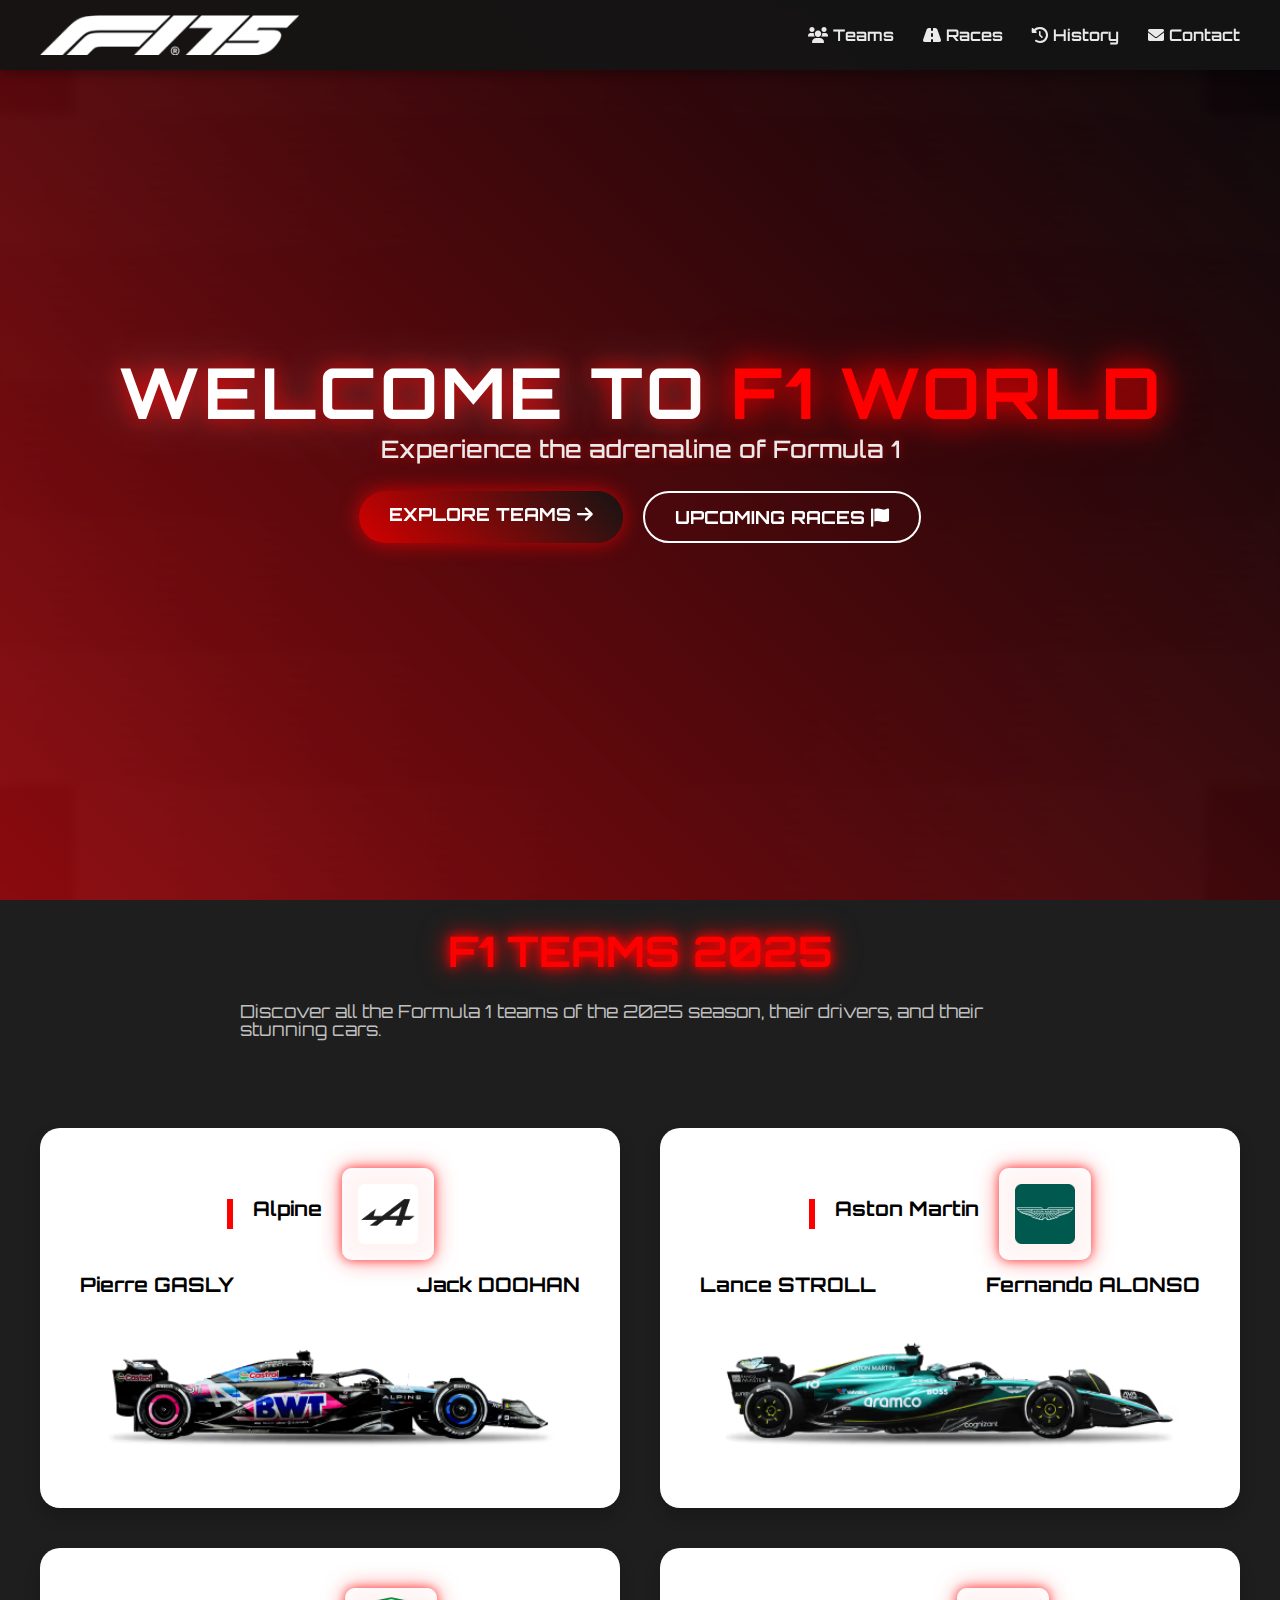
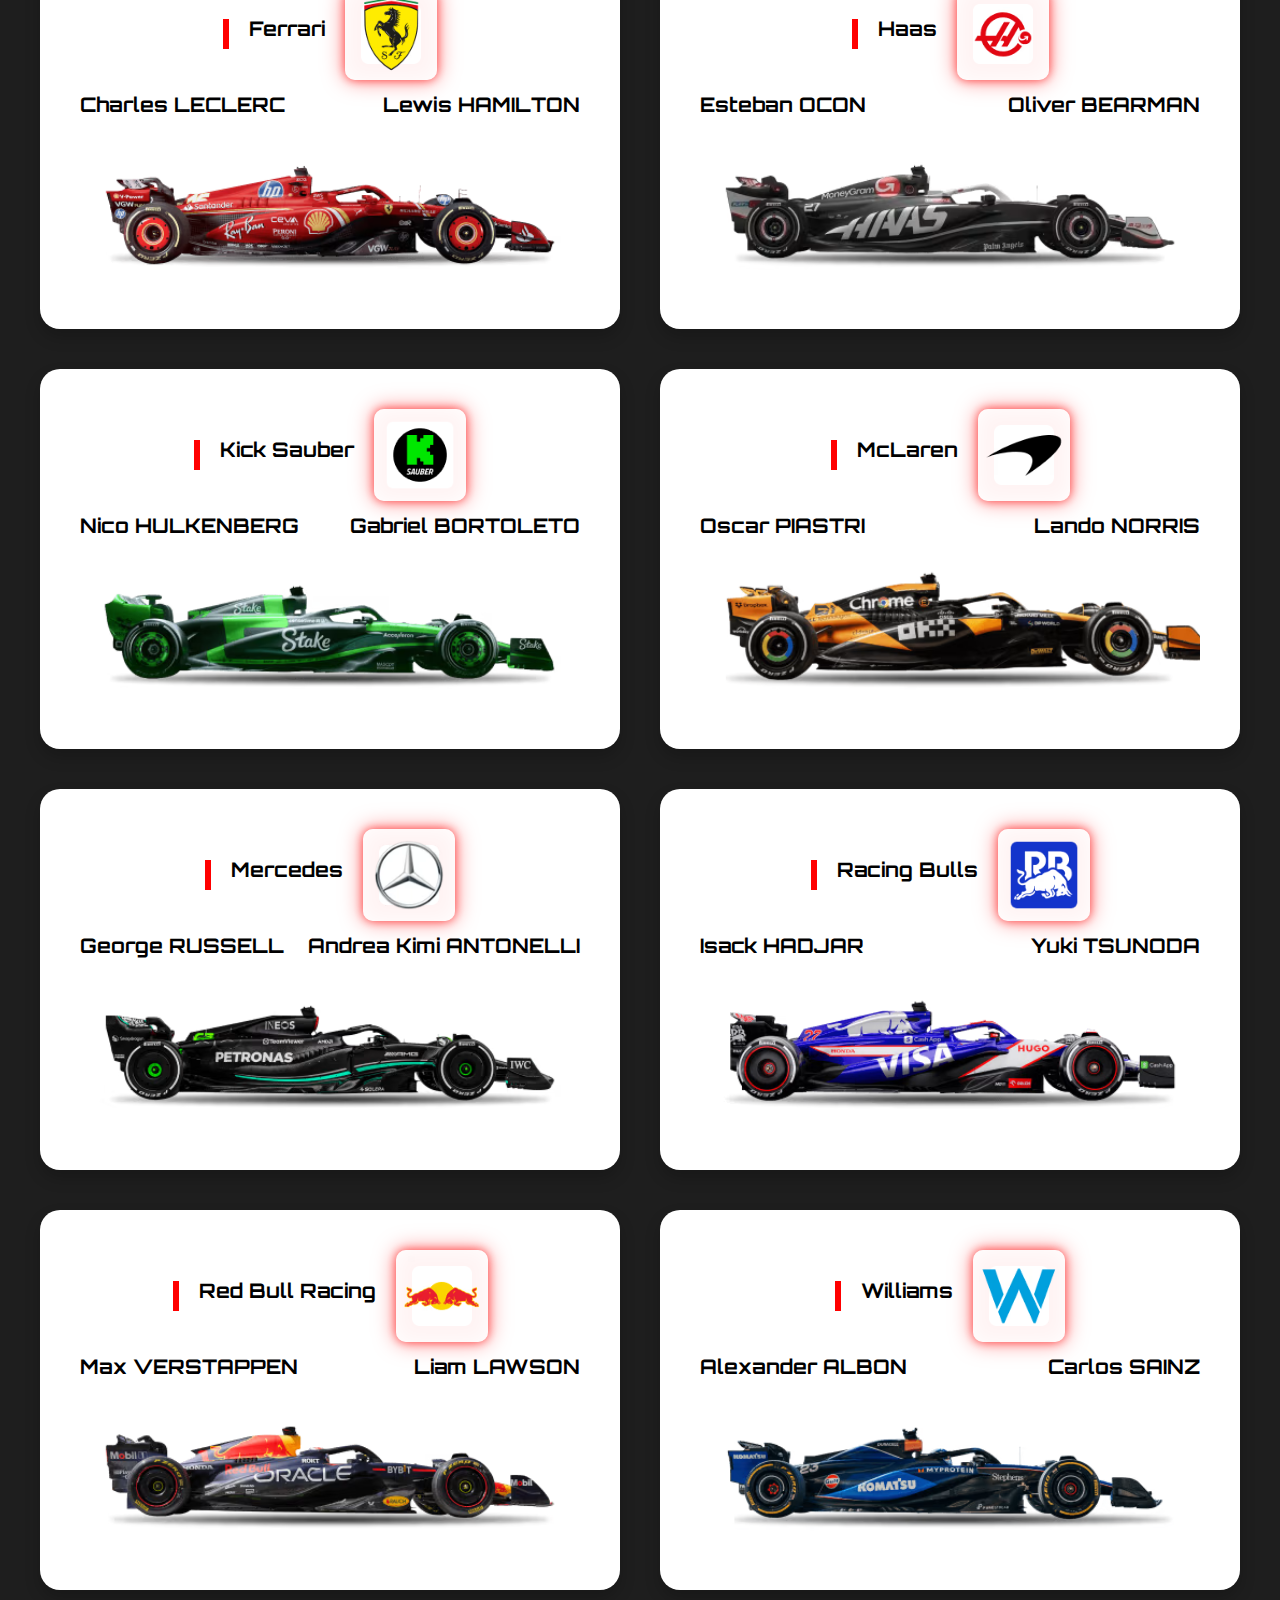
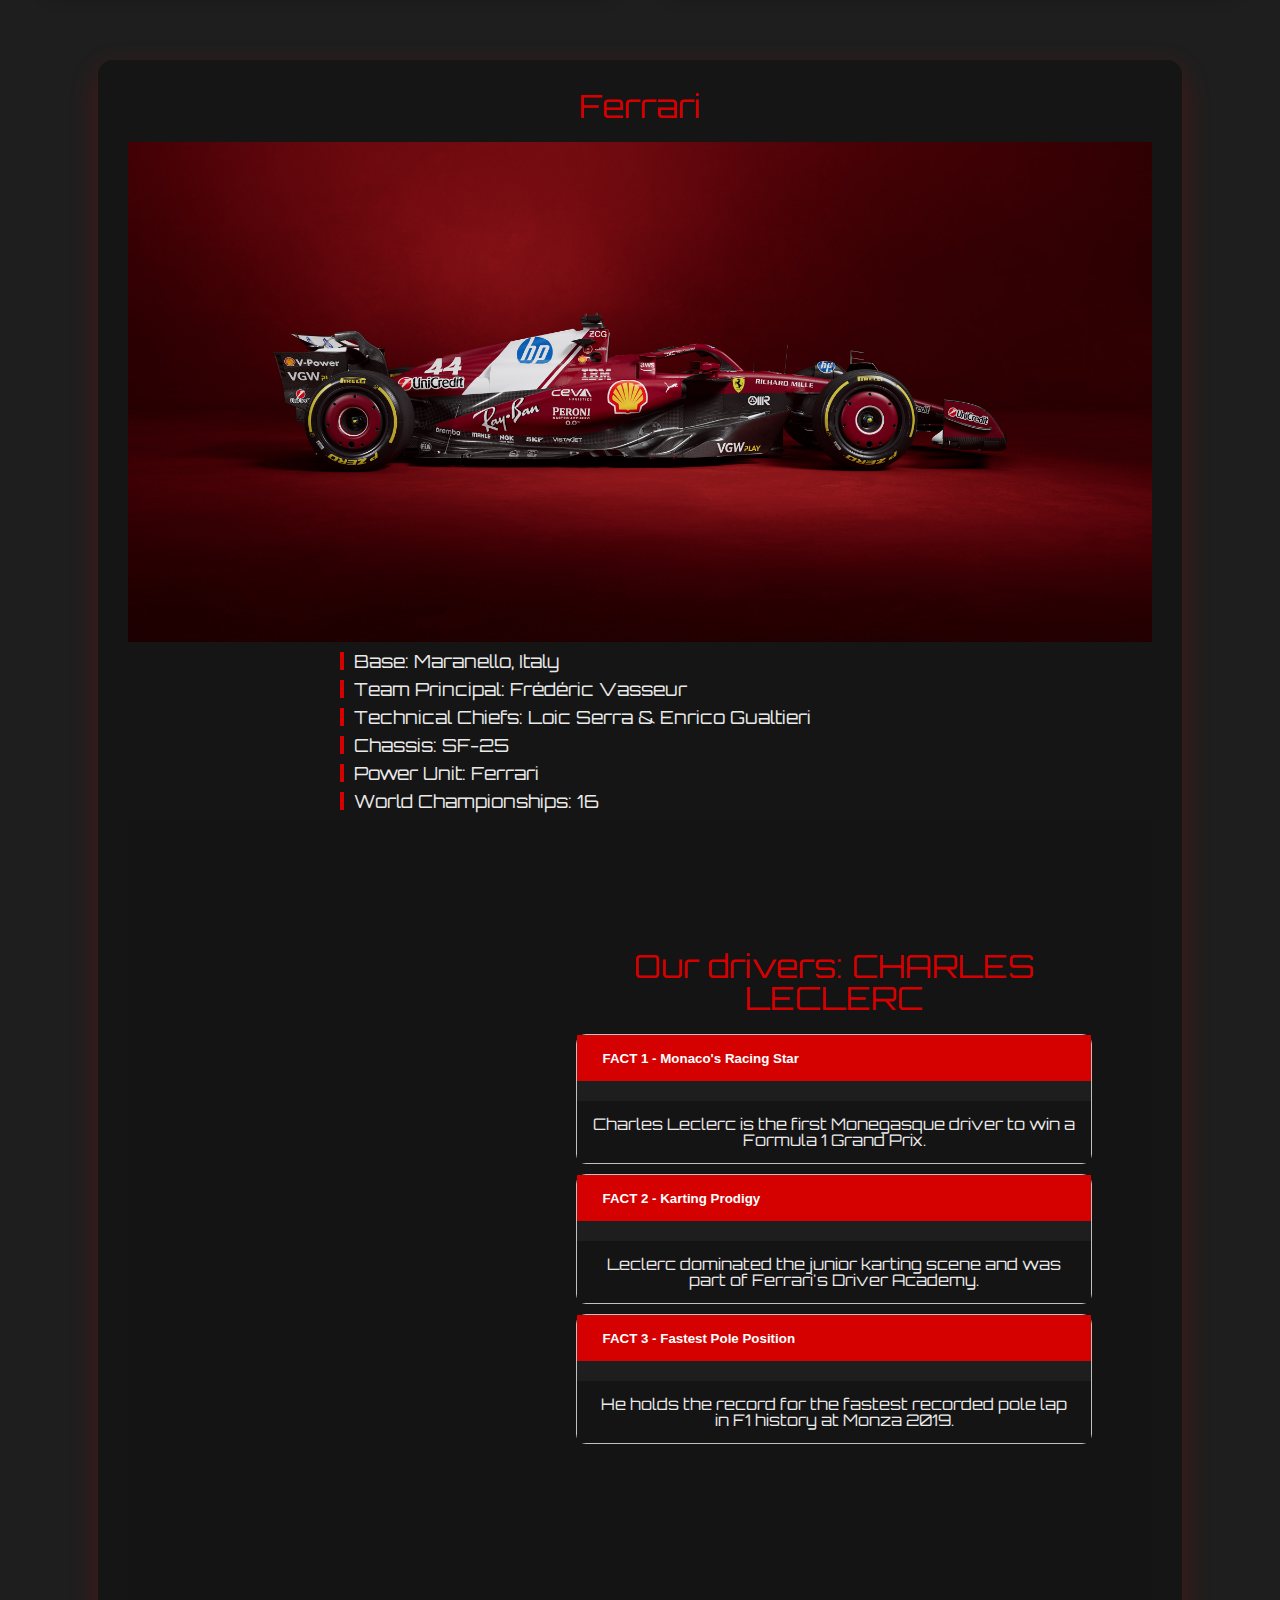
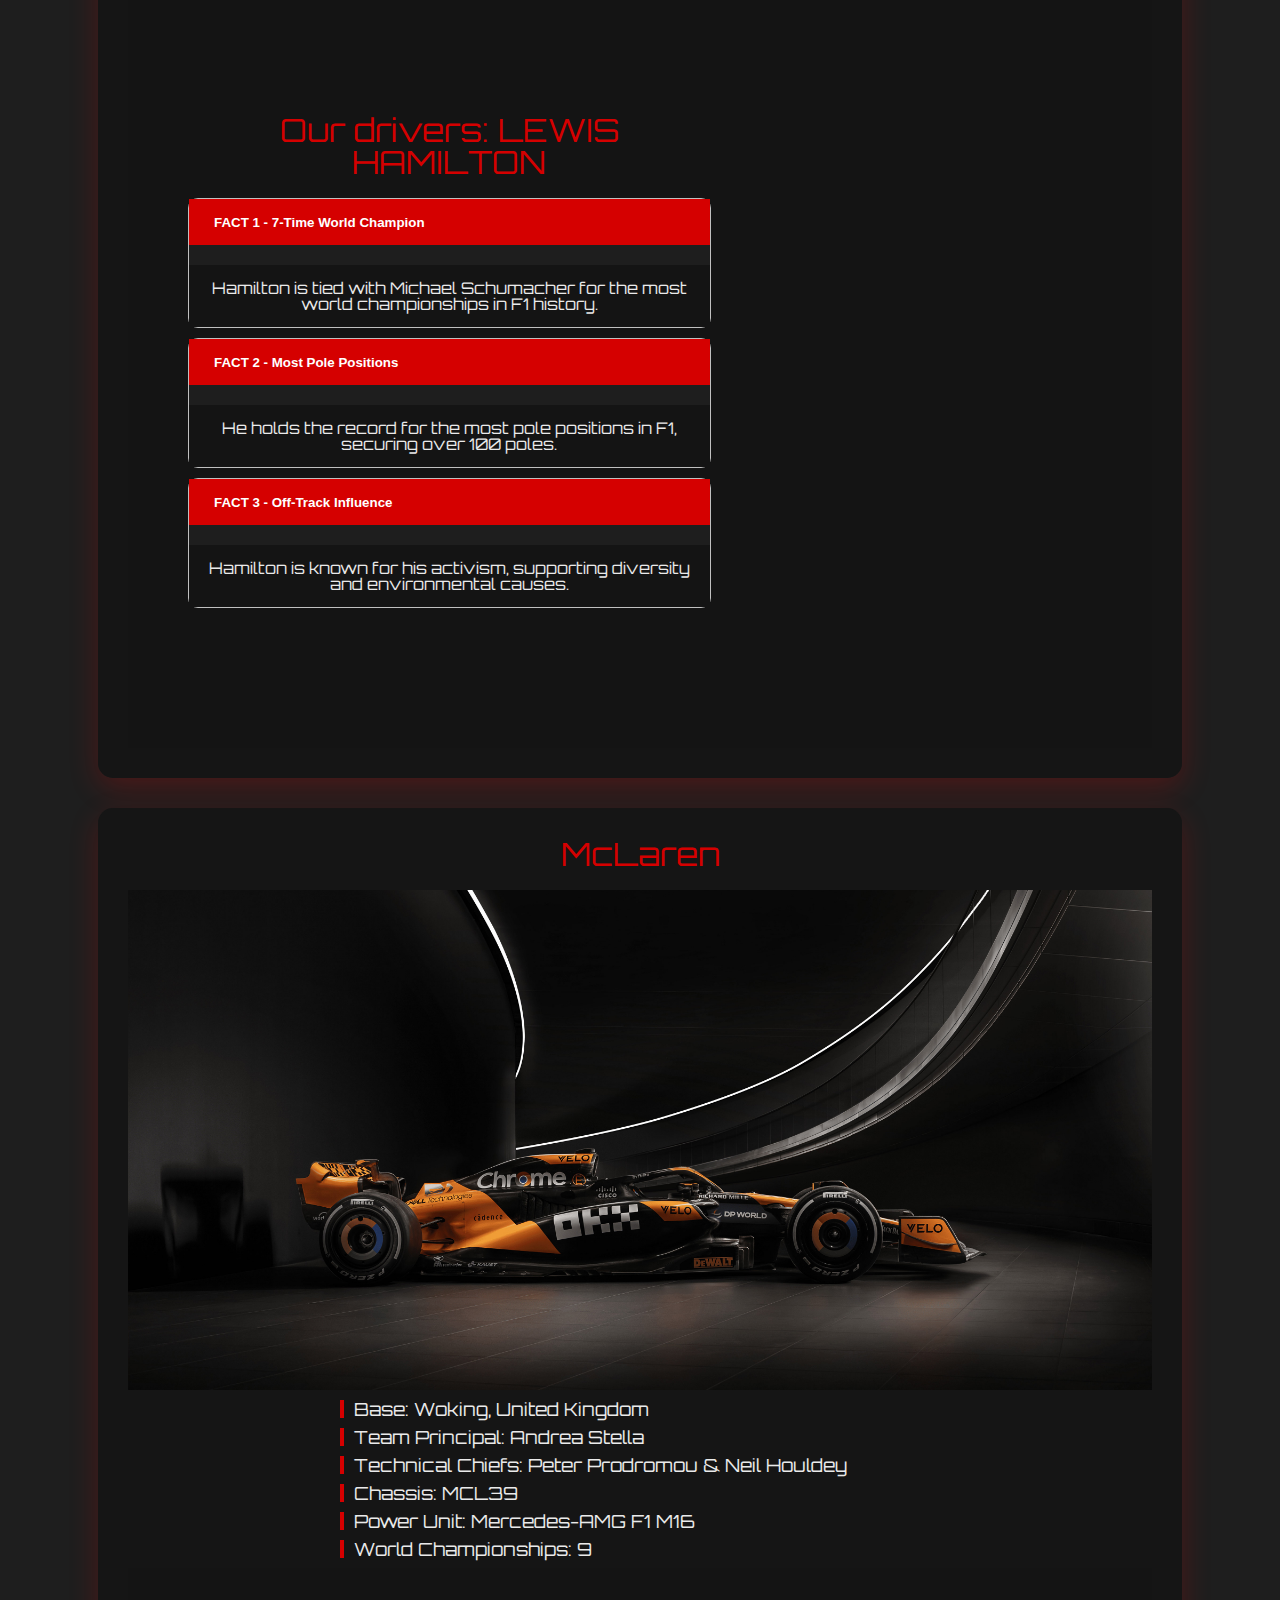
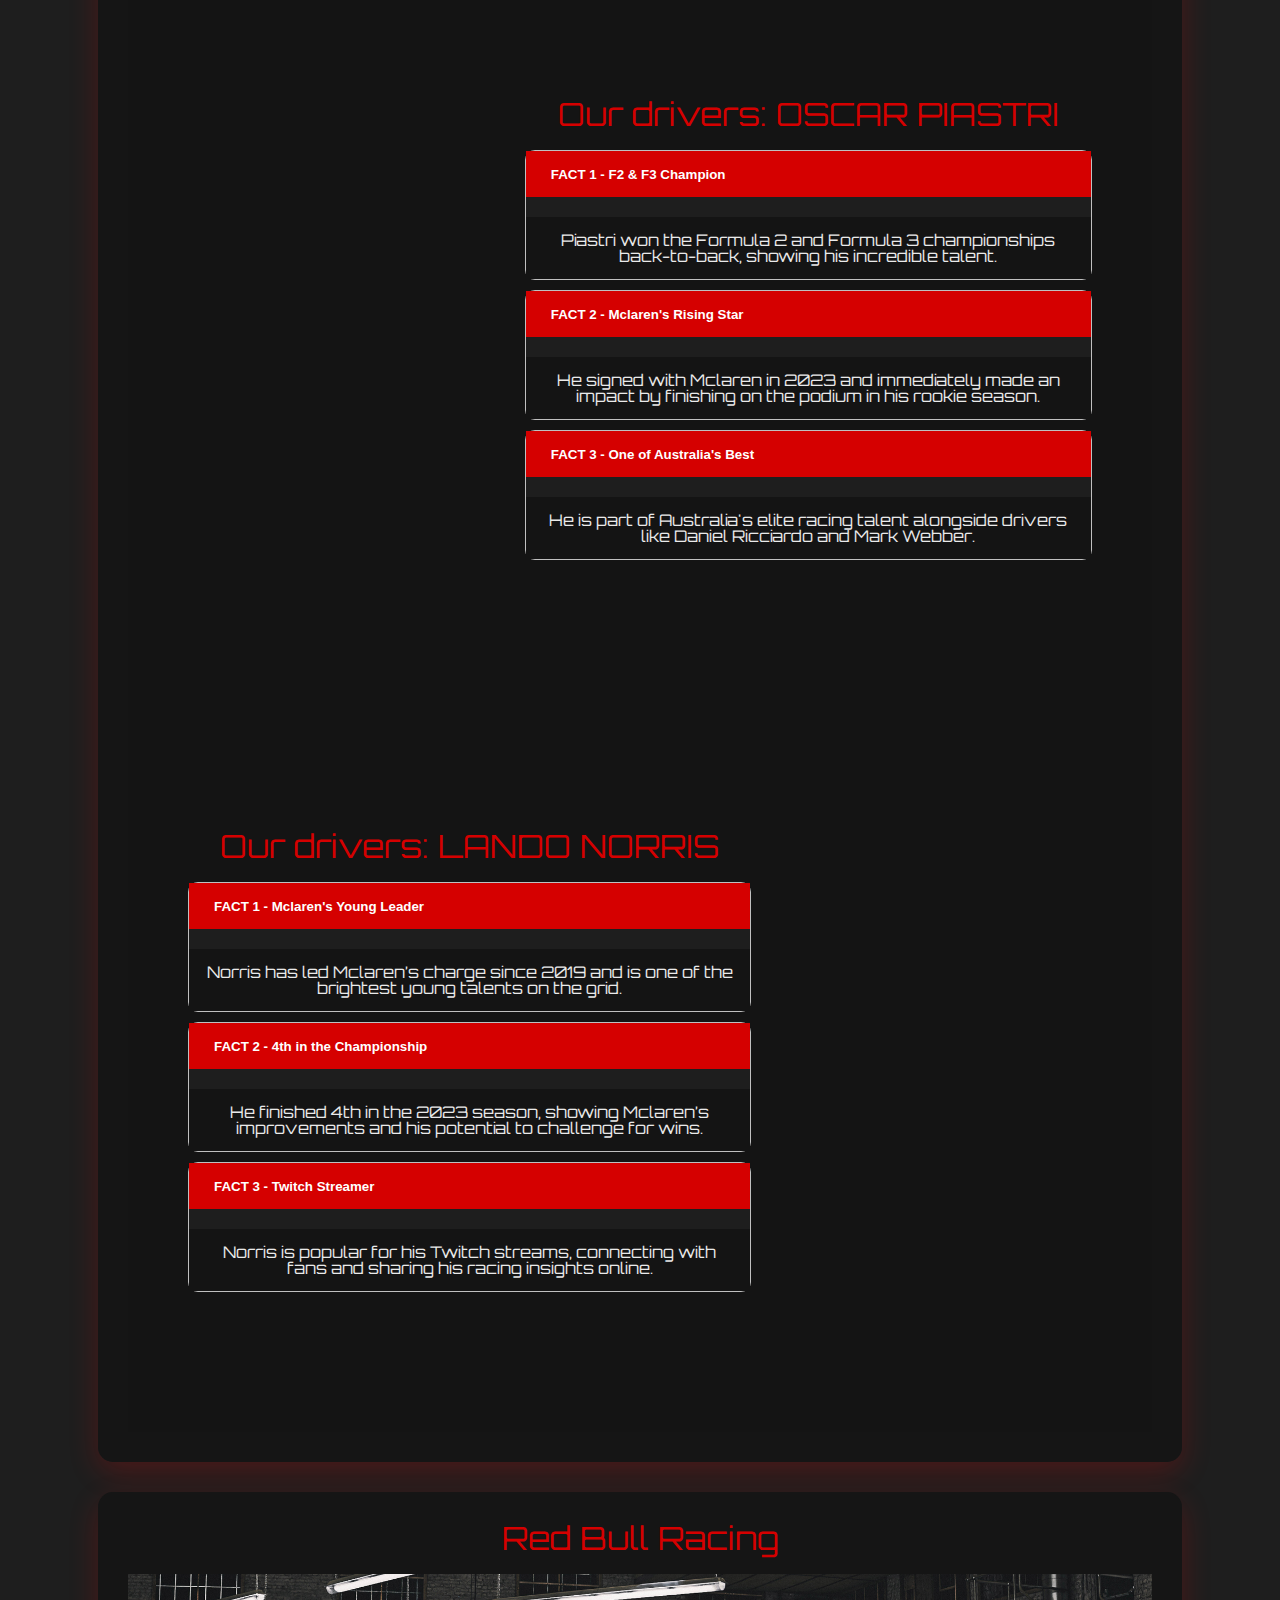
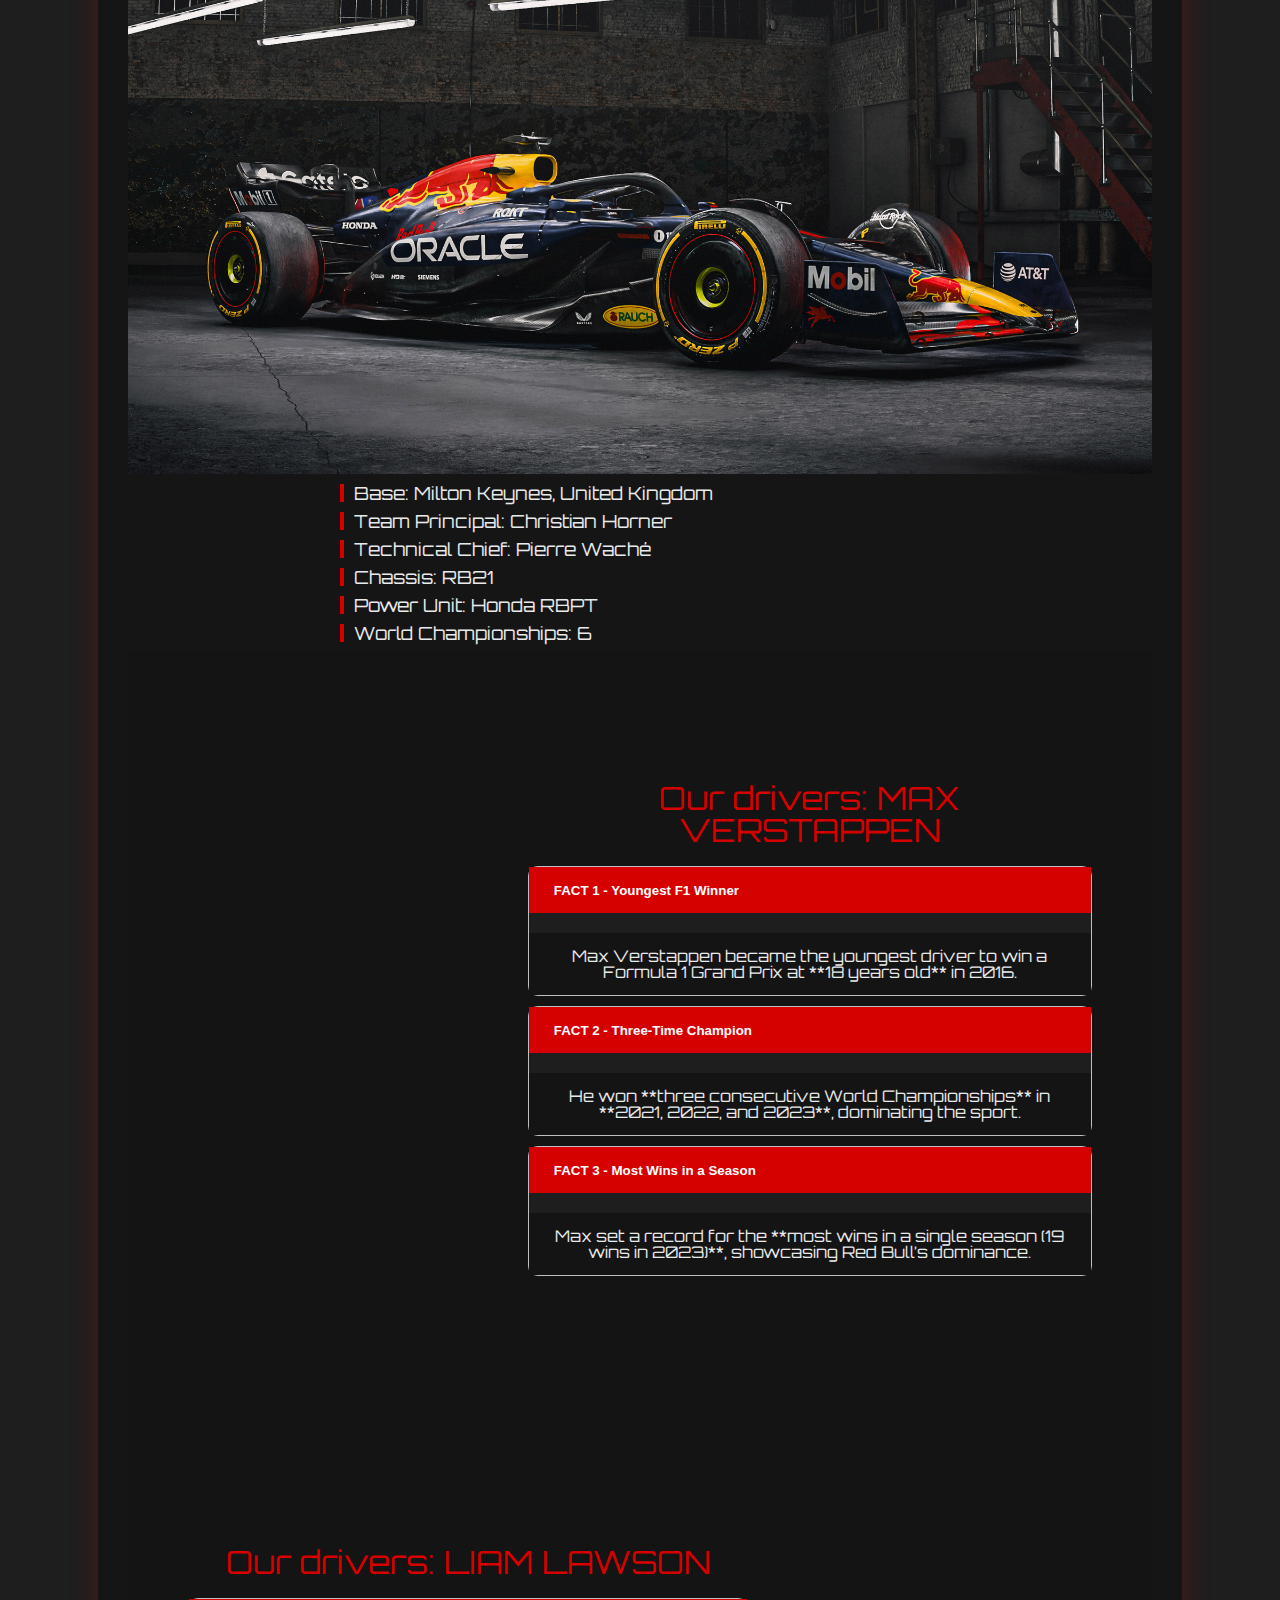
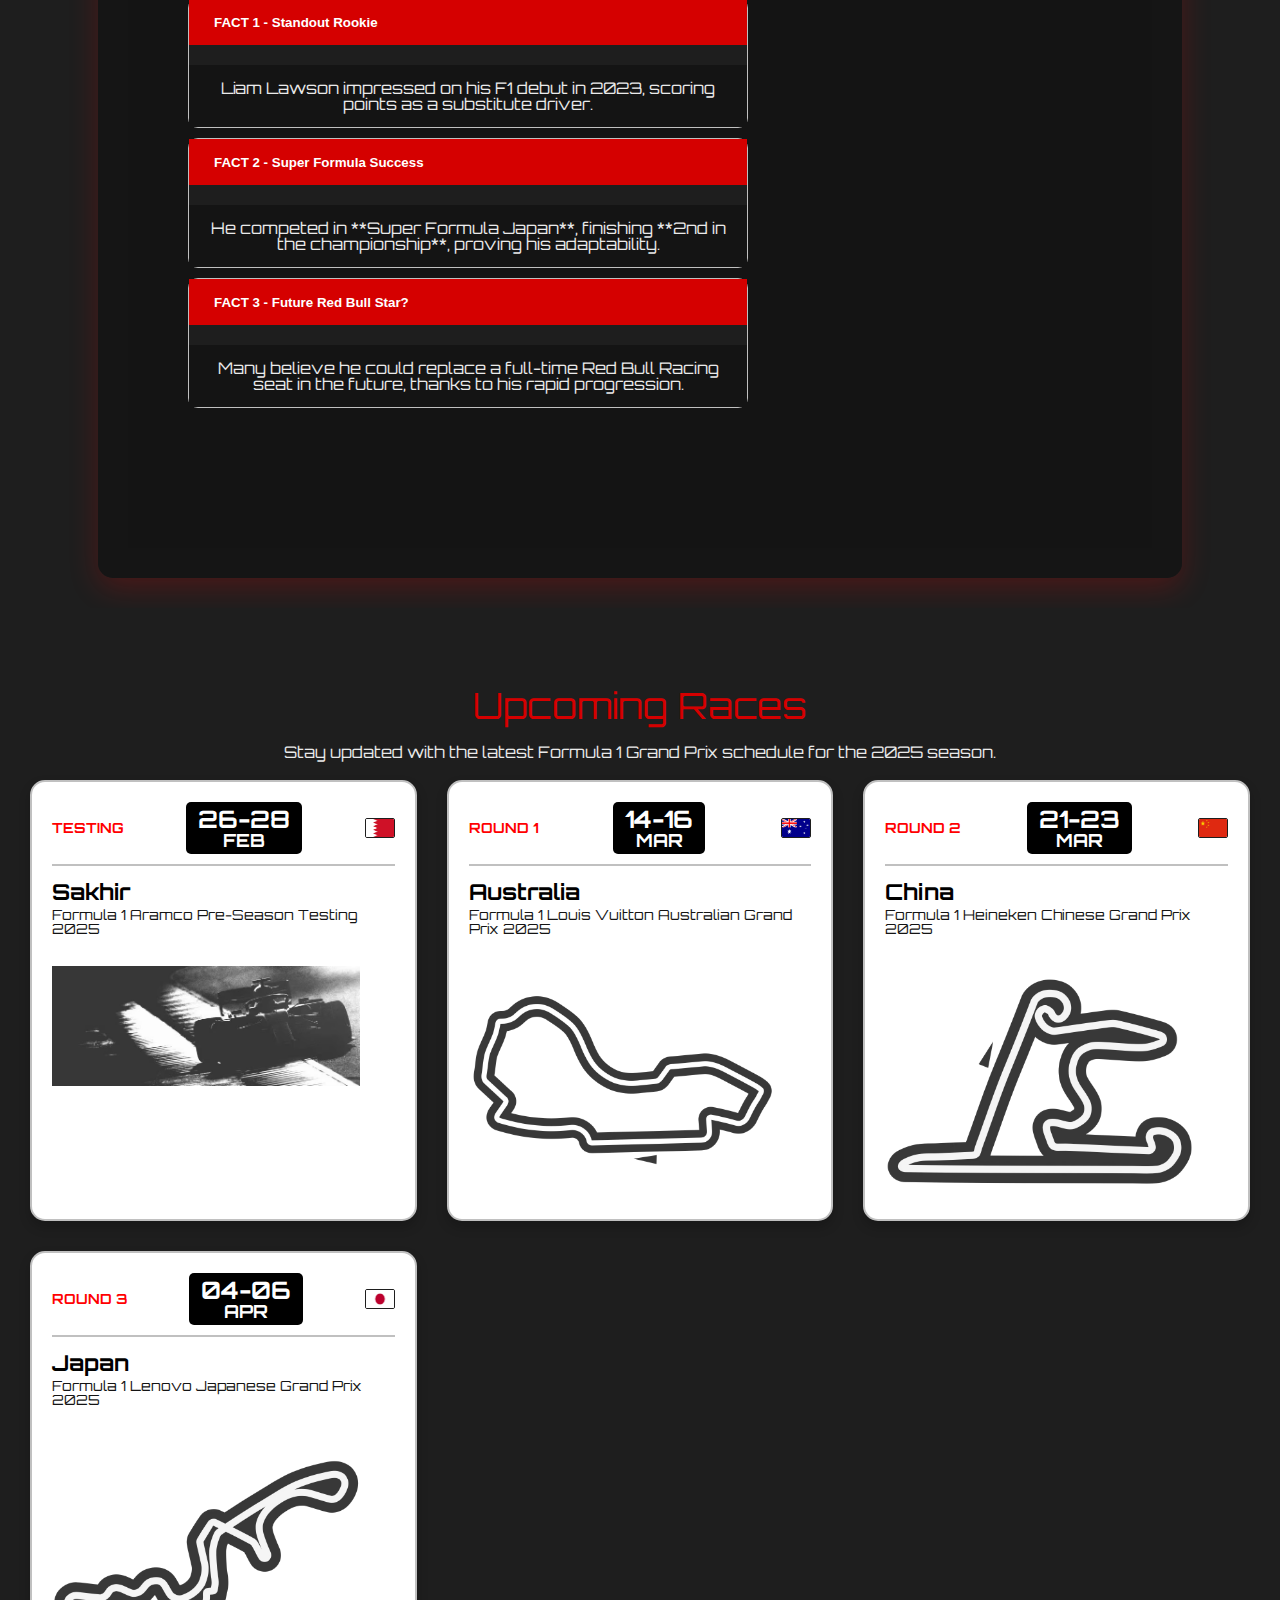
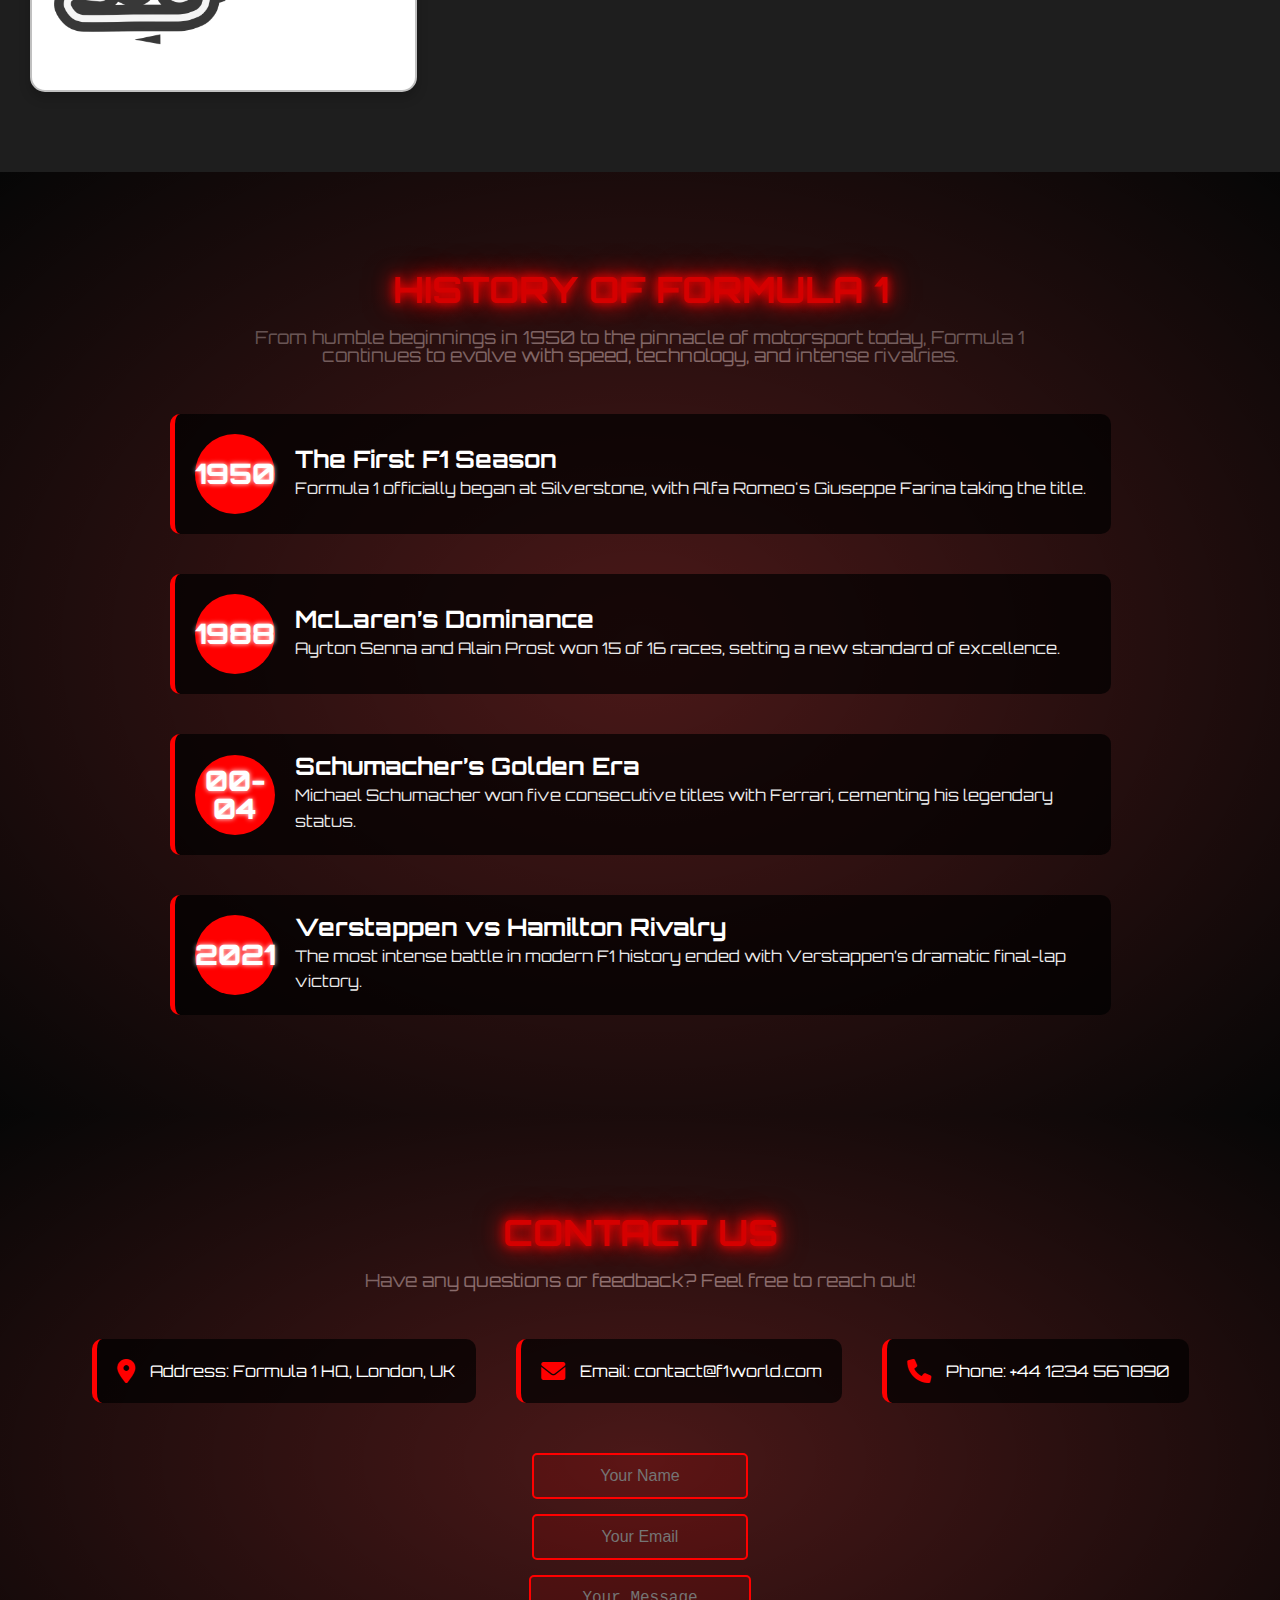
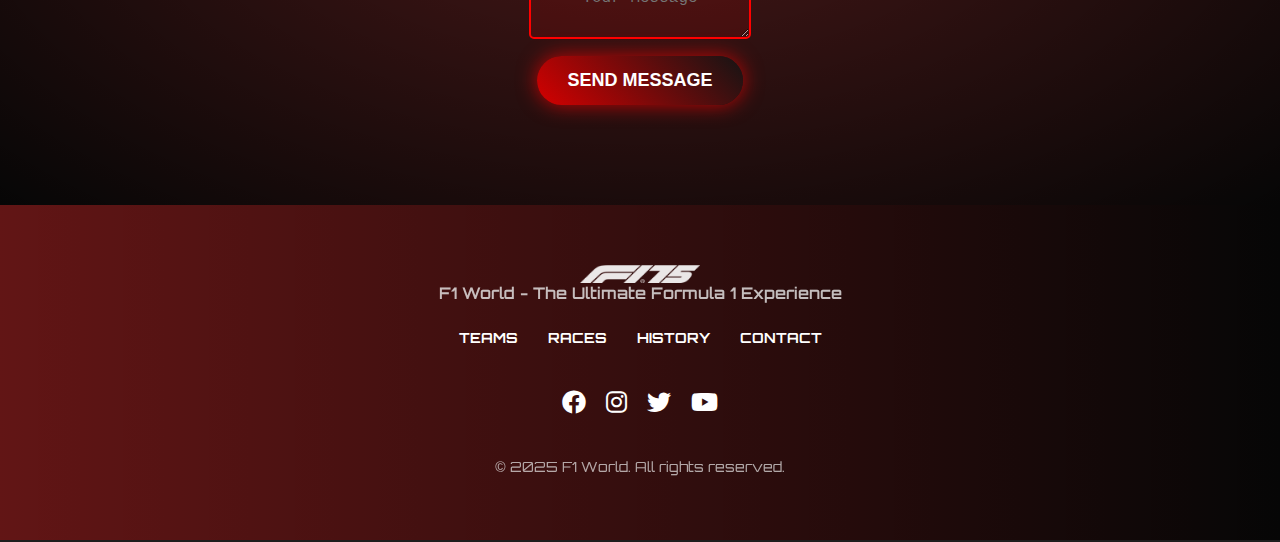
<file: main.html>
<!DOCTYPE html>
<html lang="en">
<head>
    <meta charset="UTF-8">
    <meta name="viewport" content="width=device-width, initial-scale=1.0">
    <title>F1 World - The Ultimate Formula 1 Experience</title>
    <link rel="stylesheet" href="reset.css">
    <link rel="stylesheet" href="style.css">
    <link href="https://fonts.googleapis.com/css2?family=Orbitron:wght@400;600&family=Urbanist:wght@300;400;600;800&display=swap" rel="stylesheet">
    <link href="https://cdnjs.cloudflare.com/ajax/libs/font-awesome/6.0.0/css/all.min.css" rel="stylesheet">
</head>
<body>

<header>
    <nav>
        <div class="logo">
            <img src="img/f1-logo.png" alt="F1 Logo">
        </div>
        <div class="nav-links">
            <a href="#teams-list"><i class="fas fa-users"></i> Teams</a>
            <a href="#races"><i class="fas fa-road"></i> Races</a>
            <a href="#history"><i class="fas fa-history"></i> History</a>
            <a href="#contact"><i class="fas fa-envelope"></i> Contact</a>
        </div>
    </nav>
</header>

<section id="hero">
    <div class="hero-overlay"></div>
    <div class="hero-content">
        <h1 class="hero-title">Welcome to <span class="highlight">F1 World</span></h1>
        <p class="hero-subtitle">Experience the adrenaline of Formula 1</p>
        <div class="hero-buttons">
            <a href="#teams-list" class="cta-button">Explore Teams <i class="fas fa-arrow-right"></i></a>
            <a href="#races" class="ghost-button">Upcoming Races <i class="fas fa-flag"></i></a>
        </div>
    </div>
</section>

<section id="teams-list" class="teams-list">
    <div class="container">
        <h2 class="neon-title">F1 Teams 2025</h2>
        <p class="teams-subtitle">Discover all the Formula 1 teams of the 2025 season, their drivers, and their stunning cars.</p>

        <div class="teams-grid">

            <!-- Alpine -->
            <div class="team-card">
                <div class="team-header alpine">
                    <div class="team-line"></div>
                    <h3 class="drivers">Alpine</h3>
                    <img src="img/alpine-logo.avif" alt="Alpine" class="team-logo">
                </div>
                <div class="drivers">
                    <span>Pierre <strong>GASLY</strong></span>
                    <span>Jack <strong>DOOHAN</strong></span>
                </div>
                <img src="img/alpine-car.avif" alt="Alpine Car" class="team-car">
            </div>

            <!-- Aston Martin -->
            <div class="team-card">
                <div class="team-header aston-martin">
                    <div class="team-line"></div>
                    <h3 class="drivers">Aston Martin</h3>
                    <img src="img/aston-martin-logo.avif" alt="Aston Martin" class="team-logo">
                </div>
                <div class="drivers">
                    <span>Lance <strong>STROLL</strong></span>
                    <span>Fernando <strong>ALONSO</strong></span>
                </div>
                <img src="img/aston-martin-car.avif" alt="Aston Martin Car" class="team-car">
            </div>

            <!-- Ferrari -->
            <div class="team-card">
                <div class="team-header ferrari">
                    <div class="team-line"></div>
                    <h3 class="drivers">Ferrari</h3>
                    <img src="img/ferrari-logo.avif" alt="Ferrari" class="team-logo">
                </div>
                <div class="drivers">
                    <span>Charles <strong>LECLERC</strong></span>
                    <span>Lewis <strong>HAMILTON</strong></span>
                </div>
                <img src="img/ferrari-car.avif" alt="Ferrari Car" class="team-car">
            </div>

            <!-- Haas -->
            <div class="team-card">
                <div class="team-header haas">
                    <div class="team-line"></div>
                    <h3 class="drivers">Haas</h3>
                    <img src="img/haas-logo.avif" alt="Haas" class="team-logo">
                </div>
                <div class="drivers">
                    <span>Esteban <strong>OCON</strong></span>
                    <span>Oliver <strong>BEARMAN</strong></span>
                </div>
                <img src="img/haas-car.avif" alt="Haas Car" class="team-car">
            </div>

            <!-- Kick Sauber -->
            <div class="team-card">
                <div class="team-header sauber">
                    <div class="team-line"></div>
                    <h3 class="drivers">Kick Sauber</h3>
                    <img src="img/kick-sauber-logo.avif" alt="Kick Sauber" class="team-logo">
                </div>
                <div class="drivers">
                    <span>Nico <strong>HULKENBERG</strong></span>
                    <span>Gabriel <strong>BORTOLETO</strong></span>
                </div>
                <img src="img/kick-sauber-car.avif" alt="Kick Sauber Car" class="team-car">
            </div>

            <!-- McLaren -->
            <div class="team-card">
                <div class="team-header mclaren">
                    <div class="team-line"></div>
                    <h3 class="drivers">McLaren</h3>
                    <img src="img/mclaren-logo.avif" alt="McLaren" class="team-logo">
                </div>
                <div class="drivers">
                    <span>Oscar <strong>PIASTRI</strong></span>
                    <span>Lando <strong>NORRIS</strong></span>
                </div>
                <img src="img/mclaren-car.avif" alt="McLaren Car" class="team-car">
            </div>

            <!-- Mercedes -->
            <div class="team-card">
                <div class="team-header mercedes">
                    <div class="team-line"></div>
                    <h3 class="drivers">Mercedes</h3>
                    <img src="img/mercedes-logo.avif" alt="Mercedes" class="team-logo">
                </div>
                <div class="drivers">
                    <span>George <strong>RUSSELL</strong></span>
                    <span>Andrea Kimi <strong>ANTONELLI</strong></span>
                </div>
                <img src="img/mercedes-car.avif" alt="Mercedes Car" class="team-car">
            </div>

            <!-- Racing Bulls -->
            <div class="team-card">
                <div class="team-header racing-bulls">
                    <div class="team-line"></div>
                    <h3 class="drivers">Racing Bulls</h3>
                    <img src="img/racing-bulls-logo.avif" alt="Racing Bulls" class="team-logo">
                </div>
                <div class="drivers">
                    <span>Isack <strong>HADJAR</strong></span>
                    <span>Yuki <strong>TSUNODA</strong></span>
                </div>
                <img src="img/racing-bulls-car.avif" alt="Racing Bulls Car" class="team-car">
            </div>

            <!-- Red Bull Racing -->
            <div class="team-card">
                <div class="team-header redbull">
                    <div class="team-line"></div>
                    <h3 class="drivers">Red Bull Racing</h3>
                    <img src="img/red-bull-racing-logo.avif" alt="Red Bull Racing" class="team-logo">
                </div>
                <div class="drivers">
                    <span>Max <strong>VERSTAPPEN</strong></span>
                    <span>Liam <strong>LAWSON</strong></span>
                </div>
                <img src="img/red-bull-racing-car.avif" alt="Red Bull Racing Car" class="team-car">
            </div>

            <!-- Williams -->
            <div class="team-card">
                <div class="team-header williams">
                    <div class="team-line"></div>
                    <h3 class="drivers">Williams</h3>
                    <img src="img/williams-logo.avif" alt="Williams" class="team-logo">
                </div>
                <div class="drivers">
                    <span>Alexander <strong>ALBON</strong></span>
                    <span>Carlos <strong>SAINZ</strong></span>
                </div>
                <img src="img/williams-car.avif" alt="Williams Car" class="team-car">
            </div>

        </div>
    </div>
</section>

<section id="top-teams">
    <div class="container">
        <!-- Ferrari Section -->
        <div class="team-section" id="ferrari">
            <h3>Ferrari</h3>
            <img src="img/ferrari.jpg" alt="Ferrari Car">
            <div class="team-info">
                <p><strong>Base:</strong> Maranello, Italy</p>
                <p><strong>Team Principal:</strong> Frédéric Vasseur</p>
                <p><strong>Technical Chiefs:</strong> Loic Serra & Enrico Gualtieri</p>
                <p><strong>Chassis:</strong> SF-25</p>
                <p><strong>Power Unit:</strong> Ferrari</p>
                <p><strong>World Championships:</strong> 16</p>
            </div>
            <!-- ======= Charles Leclerc Section (Driver 1 Config) ======= -->
            <section id="leclerc" class="staff">
                <div class="container-fluid" data-aos="fade-up">
                    <div class="driver-1">
                        <div class="driver-image" style='background-image: url("img/leclerc.avif");'></div>
                        <div class="driver-facts">
                            <h3>Our drivers: <strong>CHARLES LECLERC</strong></h3>
                            <div class="accordion accordion-flush" id="leclerc-facts">
                                <div class="accordion-item">
                                    <h3 class="accordion-header">
                                        <button class="accordion-button collapsed" type="button" data-bs-toggle="collapse" data-bs-target="#leclerc-fact-1">
                                            <i class="bi bi-question-circle question-icon"></i>
                                            FACT 1 - Monaco's Racing Star
                                        </button>
                                    </h3>
                                    <div id="leclerc-fact-1" class="accordion-collapse collapse" data-bs-parent="#leclerc-facts">
                                        <div class="accordion-body">
                                            Charles Leclerc is the first Monegasque driver to win a Formula 1 Grand Prix.
                                        </div>
                                    </div>
                                </div>

                                <div class="accordion-item">
                                    <h3 class="accordion-header">
                                        <button class="accordion-button collapsed" type="button" data-bs-toggle="collapse" data-bs-target="#leclerc-fact-2">
                                            <i class="bi bi-question-circle question-icon"></i>
                                            FACT 2 - Karting Prodigy
                                        </button>
                                    </h3>
                                    <div id="leclerc-fact-2" class="accordion-collapse collapse" data-bs-parent="#leclerc-facts">
                                        <div class="accordion-body">
                                            Leclerc dominated the junior karting scene and was part of Ferrari's Driver Academy.
                                        </div>
                                    </div>
                                </div>

                                <div class="accordion-item">
                                    <h3 class="accordion-header">
                                        <button class="accordion-button collapsed" type="button" data-bs-toggle="collapse" data-bs-target="#leclerc-fact-3">
                                            <i class="bi bi-question-circle question-icon"></i>
                                            FACT 3 - Fastest Pole Position
                                        </button>
                                    </h3>
                                    <div id="leclerc-fact-3" class="accordion-collapse collapse" data-bs-parent="#leclerc-facts">
                                        <div class="accordion-body">
                                            He holds the record for the fastest recorded pole lap in F1 history at Monza 2019.
                                        </div>
                                    </div>
                                </div>
                            </div>
                        </div>
                    </div>
                </div>
            </section>

            <!-- ======= Lewis Hamilton Section (Driver 2 Config) ======= -->
            <section id="hamilton" class="staff">
                <div class="container-fluid" data-aos="fade-up">
                    <div class="driver-2">
                        <!-- Facts on the Left -->
                        <div class="driver-facts">
                            <h3>Our drivers: <strong>LEWIS HAMILTON</strong></h3>
                            <div class="accordion accordion-flush" id="hamilton-facts">
                                <div class="accordion-item">
                                    <h3 class="accordion-header">
                                        <button class="accordion-button collapsed" type="button" data-bs-toggle="collapse" data-bs-target="#hamilton-fact-1">
                                            <i class="bi bi-question-circle question-icon"></i>
                                            FACT 1 - 7-Time World Champion
                                        </button>
                                    </h3>
                                    <div id="hamilton-fact-1" class="accordion-collapse collapse" data-bs-parent="#hamilton-facts">
                                        <div class="accordion-body">
                                            Hamilton is tied with Michael Schumacher for the most world championships in F1 history.
                                        </div>
                                    </div>
                                </div>

                                <div class="accordion-item">
                                    <h3 class="accordion-header">
                                        <button class="accordion-button collapsed" type="button" data-bs-toggle="collapse" data-bs-target="#hamilton-fact-2">
                                            <i class="bi bi-question-circle question-icon"></i>
                                            FACT 2 - Most Pole Positions
                                        </button>
                                    </h3>
                                    <div id="hamilton-fact-2" class="accordion-collapse collapse" data-bs-parent="#hamilton-facts">
                                        <div class="accordion-body">
                                            He holds the record for the most pole positions in F1, securing over 100 poles.
                                        </div>
                                    </div>
                                </div>

                                <div class="accordion-item">
                                    <h3 class="accordion-header">
                                        <button class="accordion-button collapsed" type="button" data-bs-toggle="collapse" data-bs-target="#hamilton-fact-3">
                                            <i class="bi bi-question-circle question-icon"></i>
                                            FACT 3 - Off-Track Influence
                                        </button>
                                    </h3>
                                    <div id="hamilton-fact-3" class="accordion-collapse collapse" data-bs-parent="#hamilton-facts">
                                        <div class="accordion-body">
                                            Hamilton is known for his activism, supporting diversity and environmental causes.
                                        </div>
                                    </div>
                                </div>
                            </div>
                        </div>
                        <div class="driver-image" style='background-image: url("img/hamilton.avif");'></div>
                    </div>
                </div>
            </section>
        </div>

        <!-- McLaren Section -->
        <div class="team-section" id="mclaren">
            <h3>McLaren</h3>
            <img src="img/mclaren.jpg" alt="McLaren Car">
            <div class="team-info">
                <p><strong>Base:</strong> Woking, United Kingdom</p>
                <p><strong>Team Principal:</strong> Andrea Stella</p>
                <p><strong>Technical Chiefs:</strong> Peter Prodromou & Neil Houldey</p>
                <p><strong>Chassis:</strong> MCL39</p>
                <p><strong>Power Unit:</strong> Mercedes-AMG F1 M16</p>
                <p><strong>World Championships:</strong> 9</p>
            </div>
            <!-- ======= Oscar Piastri Section (Driver 1 Config) ======= -->
            <section id="piastri" class="staff">
                <div class="container-fluid" data-aos="fade-up">
                    <div class="driver-1">
                        <div class="driver-image" style='background-image: url("img/piastri.avif");'></div>
                        <div class="driver-facts">
                            <h3>Our drivers: <strong>OSCAR PIASTRI</strong></h3>
                            <div class="accordion accordion-flush" id="piastri-facts">
                                <div class="accordion-item">
                                    <h3 class="accordion-header">
                                        <button class="accordion-button collapsed" type="button" data-bs-toggle="collapse" data-bs-target="#piastri-fact-1">
                                            <i class="bi bi-question-circle question-icon"></i>
                                            FACT 1 - F2 & F3 Champion
                                        </button>
                                    </h3>
                                    <div id="piastri-fact-1" class="accordion-collapse collapse" data-bs-parent="#piastri-facts">
                                        <div class="accordion-body">
                                            Piastri won the Formula 2 and Formula 3 championships back-to-back, showing his incredible talent.
                                        </div>
                                    </div>
                                </div>

                                <div class="accordion-item">
                                    <h3 class="accordion-header">
                                        <button class="accordion-button collapsed" type="button" data-bs-toggle="collapse" data-bs-target="#piastri-fact-2">
                                            <i class="bi bi-question-circle question-icon"></i>
                                            FACT 2 - Mclaren's Rising Star
                                        </button>
                                    </h3>
                                    <div id="piastri-fact-2" class="accordion-collapse collapse" data-bs-parent="#piastri-facts">
                                        <div class="accordion-body">
                                            He signed with Mclaren in 2023 and immediately made an impact by finishing on the podium in his rookie season.
                                        </div>
                                    </div>
                                </div>

                                <div class="accordion-item">
                                    <h3 class="accordion-header">
                                        <button class="accordion-button collapsed" type="button" data-bs-toggle="collapse" data-bs-target="#piastri-fact-3">
                                            <i class="bi bi-question-circle question-icon"></i>
                                            FACT 3 - One of Australia's Best
                                        </button>
                                    </h3>
                                    <div id="piastri-fact-3" class="accordion-collapse collapse" data-bs-parent="#piastri-facts">
                                        <div class="accordion-body">
                                            He is part of Australia's elite racing talent alongside drivers like Daniel Ricciardo and Mark Webber.
                                        </div>
                                    </div>
                                </div>
                            </div>
                        </div>
                    </div>
                </div>
            </section>

            <!-- ======= Lando Norris Section (Driver 2 Config) ======= -->
            <section id="norris" class="staff">
                <div class="container-fluid" data-aos="fade-up">
                    <div class="driver-2">
                        <!-- Facts on the Left -->
                        <div class="driver-facts">
                            <h3>Our drivers: <strong>LANDO NORRIS</strong></h3>
                            <div class="accordion accordion-flush" id="norris-facts">
                                <div class="accordion-item">
                                    <h3 class="accordion-header">
                                        <button class="accordion-button collapsed" type="button" data-bs-toggle="collapse" data-bs-target="#norris-fact-1">
                                            <i class="bi bi-question-circle question-icon"></i>
                                            FACT 1 - Mclaren's Young Leader
                                        </button>
                                    </h3>
                                    <div id="norris-fact-1" class="accordion-collapse collapse" data-bs-parent="#norris-facts">
                                        <div class="accordion-body">
                                            Norris has led Mclaren’s charge since 2019 and is one of the brightest young talents on the grid.
                                        </div>
                                    </div>
                                </div>

                                <div class="accordion-item">
                                    <h3 class="accordion-header">
                                        <button class="accordion-button collapsed" type="button" data-bs-toggle="collapse" data-bs-target="#norris-fact-2">
                                            <i class="bi bi-question-circle question-icon"></i>
                                            FACT 2 - 4th in the Championship
                                        </button>
                                    </h3>
                                    <div id="norris-fact-2" class="accordion-collapse collapse" data-bs-parent="#norris-facts">
                                        <div class="accordion-body">
                                            He finished 4th in the 2023 season, showing Mclaren’s improvements and his potential to challenge for wins.
                                        </div>
                                    </div>
                                </div>

                                <div class="accordion-item">
                                    <h3 class="accordion-header">
                                        <button class="accordion-button collapsed" type="button" data-bs-toggle="collapse" data-bs-target="#norris-fact-3">
                                            <i class="bi bi-question-circle question-icon"></i>
                                            FACT 3 - Twitch Streamer
                                        </button>
                                    </h3>
                                    <div id="norris-fact-3" class="accordion-collapse collapse" data-bs-parent="#norris-facts">
                                        <div class="accordion-body">
                                            Norris is popular for his Twitch streams, connecting with fans and sharing his racing insights online.
                                        </div>
                                    </div>
                                </div>
                            </div>
                        </div>
                        <div class="driver-image" style='background-image: url("img/norris.avif");'></div>
                    </div>
                </div>
            </section>
        </div>

        <!-- Red Bull Racing Section -->
        <div class="team-section" id="redbull">
            <h3>Red Bull Racing</h3>
            <img src="img/redbull.jpg" alt="Red Bull Car">
            <div class="team-info">
                <p><strong>Base:</strong> Milton Keynes, United Kingdom</p>
                <p><strong>Team Principal:</strong> Christian Horner</p>
                <p><strong>Technical Chief:</strong> Pierre Waché</p>
                <p><strong>Chassis:</strong> RB21</p>
                <p><strong>Power Unit:</strong> Honda RBPT</p>
                <p><strong>World Championships:</strong> 6</p>
            </div>
            <!-- ======= Max Verstappen Section (Driver 1 Config) ======= -->
            <section id="verstappen" class="staff">
                <div class="container-fluid" data-aos="fade-up">
                    <div class="driver-1">
                        <div class="driver-image" style='background-image: url("img/verstappen.avif");'></div>
                        <div class="driver-facts">
                            <h3>Our drivers: <strong>MAX VERSTAPPEN</strong></h3>
                            <div class="accordion accordion-flush" id="verstappen-facts">
                                <div class="accordion-item">
                                    <h3 class="accordion-header">
                                        <button class="accordion-button collapsed" type="button" data-bs-toggle="collapse" data-bs-target="#verstappen-fact-1">
                                            <i class="bi bi-question-circle question-icon"></i>
                                            FACT 1 - Youngest F1 Winner
                                        </button>
                                    </h3>
                                    <div id="verstappen-fact-1" class="accordion-collapse collapse" data-bs-parent="#verstappen-facts">
                                        <div class="accordion-body">
                                            Max Verstappen became the youngest driver to win a Formula 1 Grand Prix at **18 years old** in 2016.
                                        </div>
                                    </div>
                                </div>

                                <div class="accordion-item">
                                    <h3 class="accordion-header">
                                        <button class="accordion-button collapsed" type="button" data-bs-toggle="collapse" data-bs-target="#verstappen-fact-2">
                                            <i class="bi bi-question-circle question-icon"></i>
                                            FACT 2 - Three-Time Champion
                                        </button>
                                    </h3>
                                    <div id="verstappen-fact-2" class="accordion-collapse collapse" data-bs-parent="#verstappen-facts">
                                        <div class="accordion-body">
                                            He won **three consecutive World Championships** in **2021, 2022, and 2023**, dominating the sport.
                                        </div>
                                    </div>
                                </div>

                                <div class="accordion-item">
                                    <h3 class="accordion-header">
                                        <button class="accordion-button collapsed" type="button" data-bs-toggle="collapse" data-bs-target="#verstappen-fact-3">
                                            <i class="bi bi-question-circle question-icon"></i>
                                            FACT 3 - Most Wins in a Season
                                        </button>
                                    </h3>
                                    <div id="verstappen-fact-3" class="accordion-collapse collapse" data-bs-parent="#verstappen-facts">
                                        <div class="accordion-body">
                                            Max set a record for the **most wins in a single season (19 wins in 2023)**, showcasing Red Bull’s dominance.
                                        </div>
                                    </div>
                                </div>
                            </div>
                        </div>
                    </div>
                </div>
            </section>

            <!-- ======= Liam Lawson Section (Driver 2 Config) ======= -->
            <section id="lawson" class="staff">
                <div class="container-fluid" data-aos="fade-up">
                    <div class="driver-2">
                        <div class="driver-facts">
                            <h3>Our drivers: <strong>LIAM LAWSON</strong></h3>
                            <div class="accordion accordion-flush" id="lawson-facts">
                                <div class="accordion-item">
                                    <h3 class="accordion-header">
                                        <button class="accordion-button collapsed" type="button" data-bs-toggle="collapse" data-bs-target="#lawson-fact-1">
                                            <i class="bi bi-question-circle question-icon"></i>
                                            FACT 1 - Standout Rookie
                                        </button>
                                    </h3>
                                    <div id="lawson-fact-1" class="accordion-collapse collapse" data-bs-parent="#lawson-facts">
                                        <div class="accordion-body">
                                            Liam Lawson impressed on his F1 debut in 2023, scoring points as a substitute driver.
                                        </div>
                                    </div>
                                </div>

                                <div class="accordion-item">
                                    <h3 class="accordion-header">
                                        <button class="accordion-button collapsed" type="button" data-bs-toggle="collapse" data-bs-target="#lawson-fact-2">
                                            <i class="bi bi-question-circle question-icon"></i>
                                            FACT 2 - Super Formula Success
                                        </button>
                                    </h3>
                                    <div id="lawson-fact-2" class="accordion-collapse collapse" data-bs-parent="#lawson-facts">
                                        <div class="accordion-body">
                                            He competed in **Super Formula Japan**, finishing **2nd in the championship**, proving his adaptability.
                                        </div>
                                    </div>
                                </div>

                                <div class="accordion-item">
                                    <h3 class="accordion-header">
                                        <button class="accordion-button collapsed" type="button" data-bs-toggle="collapse" data-bs-target="#lawson-fact-3">
                                            <i class="bi bi-question-circle question-icon"></i>
                                            FACT 3 - Future Red Bull Star?
                                        </button>
                                    </h3>
                                    <div id="lawson-fact-3" class="accordion-collapse collapse" data-bs-parent="#lawson-facts">
                                        <div class="accordion-body">
                                            Many believe he could replace a full-time Red Bull Racing seat in the future, thanks to his rapid progression.
                                        </div>
                                    </div>
                                </div>
                            </div>
                        </div>
                        <div class="driver-image" style='background-image: url("img/lawson.avif");'></div>
                    </div>
                </div>
            </section>
        </div>

        <!-- ======= RACES SECTION ======= -->
        <section id="races" class="races">
            <div class="container">
                <h2>Upcoming Races</h2>
                <p>Stay updated with the latest Formula 1 Grand Prix schedule for the 2025 season.</p>

                <div class="race-grid">
                    <!-- Pre-Season Testing -->
                    <div class="race-card testing">
                        <div class="race-header">
                            <span class="round-title">TESTING</span>
                            <div class="race-date"><span>26-28</span> FEB</div>
                            <img src="img/bahrain.avif" alt="Bahrain Flag" class="race-flag">
                        </div>
                        <h3>Sakhir</h3>
                        <p>Formula 1 Aramco Pre-Season Testing 2025</p>
                        <img src="img/sakhirtr.avif" alt="Sakhir Track" class="track-outline">
                    </div>

                    <!-- Round 1: Australia -->
                    <div class="race-card">
                        <div class="race-header">
                            <span class="round-title">ROUND 1</span>
                            <div class="race-date"><span>14-16</span> MAR</div>
                            <img src="img/australia.avif" alt="Australia Flag" class="race-flag">
                        </div>
                        <h3>Australia</h3>
                        <p>Formula 1 Louis Vuitton Australian Grand Prix 2025</p>
                        <img src="img/australiatr.avif" alt="Australia Track" class="track-outline">
                    </div>

                    <!-- Round 2: China -->
                    <div class="race-card">
                        <div class="race-header">
                            <span class="round-title">ROUND 2</span>
                            <div class="race-date"><span>21-23</span> MAR</div>
                            <img src="img/china.avif" alt="China Flag" class="race-flag">
                        </div>
                        <h3>China</h3>
                        <p>Formula 1 Heineken Chinese Grand Prix 2025</p>
                        <img src="img/chinatr.avif" alt="China Track" class="track-outline">
                    </div>

                    <!-- Round 3: Japan -->
                    <div class="race-card">
                        <div class="race-header">
                            <span class="round-title">ROUND 3</span>
                            <div class="race-date"><span>04-06</span> APR</div>
                            <img src="img/japan.avif" alt="Japan Flag" class="race-flag">
                        </div>
                        <h3>Japan</h3>
                        <p>Formula 1 Lenovo Japanese Grand Prix 2025</p>
                        <img src="img/japantr.avif" alt="Japan Track" class="track-outline">
                    </div>
                </div>
            </div>
        </section>


        <!-- ======= HISTORY SECTION ======= -->
        <section id="history" class="history">
            <div class="container">
                <h2 class="neon-title">History of Formula 1</h2>
                <p class="history-subtitle">
                    From humble beginnings in 1950 to the pinnacle of motorsport today, Formula 1 continues to evolve with speed, technology, and intense rivalries.
                </p>

                <div class="history-timeline">
                    <div class="history-event">
                        <div class="history-year">1950</div>
                        <div class="history-content">
                            <h3>The First F1 Season</h3>
                            <p>Formula 1 officially began at Silverstone, with Alfa Romeo's Giuseppe Farina taking the title.</p>
                        </div>
                    </div>

                    <div class="history-event">
                        <div class="history-year">1988</div>
                        <div class="history-content">
                            <h3>McLaren’s Dominance</h3>
                            <p>Ayrton Senna and Alain Prost won 15 of 16 races, setting a new standard of excellence.</p>
                        </div>
                    </div>

                    <div class="history-event">
                        <div class="history-year">00-04</div>
                        <div class="history-content">
                            <h3>Schumacher’s Golden Era</h3>
                            <p>Michael Schumacher won five consecutive titles with Ferrari, cementing his legendary status.</p>
                        </div>
                    </div>

                    <div class="history-event">
                        <div class="history-year">2021</div>
                        <div class="history-content">
                            <h3>Verstappen vs Hamilton Rivalry</h3>
                            <p>The most intense battle in modern F1 history ended with Verstappen’s dramatic final-lap victory.</p>
                        </div>
                    </div>
                </div>
            </div>
        </section>


        <!-- ======= CONTACT SECTION ======= -->
        <section id="contact" class="contact">
            <div class="container">
                <h2 class="neon-title">Contact Us</h2>
                <p class="contact-subtitle">
                    Have any questions or feedback? Feel free to reach out!
                </p>

                <div class="contact-info">
                    <div class="contact-item">
                        <i class="fas fa-map-marker-alt"></i>
                        <p><strong>Address:</strong> Formula 1 HQ, London, UK</p>
                    </div>

                    <div class="contact-item">
                        <i class="fas fa-envelope"></i>
                        <p><strong>Email:</strong> contact@f1world.com</p>
                    </div>

                    <div class="contact-item">
                        <i class="fas fa-phone"></i>
                        <p><strong>Phone:</strong> +44 1234 567890</p>
                    </div>
                </div>

                <form class="contact-form">
                    <label>
                        <input type="text" placeholder="Your Name" required>
                    </label>
                    <label>
                        <input type="email" placeholder="Your Email" required>
                    </label>
                    <label>
                        <textarea placeholder="Your Message" required></textarea>
                    </label>
                    <button type="submit" class="cta-button">Send Message</button>
                </form>
            </div>
        </section>
    </div>
</section>

<footer class="footer">
    <div class="container">
        <div class="footer-content">
            <!-- Logo & Branding -->
            <div class="footer-brand">
                <img src="img/f1-logo.png" alt="F1 Logo">
                <p>F1 World - The Ultimate Formula 1 Experience</p>
            </div>

            <!-- Quick Links -->
            <div class="footer-links">
                <a href="#teams-list">Teams</a>
                <a href="#races">Races</a>
                <a href="#history">History</a>
                <a href="#contact">Contact</a>
            </div>

            <!-- Social Media Links -->
            <div class="footer-social">
                <a href="#"><i class="fab fa-facebook"></i></a>
                <a href="#"><i class="fab fa-instagram"></i></a>
                <a href="#"><i class="fab fa-twitter"></i></a>
                <a href="#"><i class="fab fa-youtube"></i></a>
            </div>

            <!-- Copyright Text -->
            <p class="footer-text">&copy; 2025 F1 World. All rights reserved.</p>
        </div>
    </div>
</footer>

</body>
</html>
</file>
<file: style.css>
/* Formula 1 Color Palette */
:root {
    --primary-color: #D50000;
    --secondary-color: #141414;
    --accent-color: #C0C0C0;
    --background-color: #1E1E1E;
    --text-color: #EAEAEA;
    --button-gradient: linear-gradient(45deg, #D50000, #141414);
}

/* Responsive Adjustments */
@media (max-width: 768px) {
    .hero-title {
        font-size: 40px;
    }

    .hero-subtitle {
        font-size: 18px;
    }

    .hero-buttons {
        flex-direction: column;
    }

    /* Mobile-Only Section */
    .mobile-only {
        display: block;
        background: var(--secondary-color);
        padding: 40px 20px;
        text-align: center;
        color: var(--text-color);
        border-top: 4px solid var(--primary-color);
    }

    .mobile-only h2 {
        font-size: 28px;
        margin-bottom: 10px;
    }

    .pit-stop-image {
        width: 100%;
        max-width: 400px;
        border-radius: 10px;
        margin: 20px auto;
        display: block;
    }
}

/* Hide Mobile Section on Desktop */
@media (min-width: 769px) {
    .mobile-only {
        display: none;
    }
    .mobile-menu {
        display: none;
    }
}

.container {
    max-width: none !important;
    width: 100% !important;
    margin: 0 auto;
}

html {
    scroll-behavior: smooth;
}

body {
    font-family: 'Orbitron', sans-serif;
    color: var(--text-color);
    background-color: var(--background-color);
}

header {
    background: rgba(20, 20, 20, 0.95);
    position: fixed;
    width: 100%;
    top: 0;
    z-index: 1000;
    box-shadow: 0 4px 10px rgba(0, 0, 0, 0.3);
}

nav {
    display: flex;
    justify-content: space-between;
    align-items: center;
    padding: 15px 40px;
}

.logo {
    display: flex;
    align-items: center;
    font-size: 28px;
    font-weight: 600;
    color: var(--primary-color);
}

.logo img {
    height: 40px;
    margin-right: 10px;
}

.nav-links a {
    text-decoration: none;
    color: var(--text-color);
    margin-left: 25px;
    font-weight: 600;
    transition: 0.3s ease-in-out;
}

.nav-links a:hover {
    color: var(--primary-color);
    text-shadow: 0 0 10px var(--primary-color);
}

/* Make the navigation bar responsive */
@media (max-width: 768px) {
    nav {
        padding: 10px 20px;
        position: relative;
    }

    /* Reduce logo size */
    .logo img {
        height: 30px;
    }

    /* Hide nav links on mobile */
    .nav-links {
        display: none;
    }

    /* Style for burger menu */
    .burger-menu {
        display: block;
        font-size: 24px;
        color: var(--text-color);
        cursor: pointer;
    }

    /* Mobile Menu Styles */
    .mobile-menu {
        display: none;
        position: absolute;
        top: 60px;
        left: 0;
        width: 100%;
        background: var(--secondary-color);
        padding: 10px 0;
        text-align: center;
        box-shadow: 0 4px 10px rgba(0, 0, 0, 0.3);
    }

    .mobile-menu a {
        display: block;
        padding: 10px;
        color: var(--text-color);
        text-decoration: none;
        font-size: 18px;
    }

    .mobile-menu a:hover {
        background: var(--primary-color);
    }
}

/* Hide burger menu on desktop */
@media (min-width: 769px) {
    .burger-menu {
        display: none;
    }
}


/* ======= HERO SECTION ======= */
#hero {
    height: 100vh;
    background: url('img/f1-track.png') center/cover no-repeat fixed;
    position: relative;
    display: flex;
    align-items: center;
    justify-content: center;
    text-align: center;
    overflow: hidden;
}

/* Add dynamic lighting glow */
.hero-overlay {
    position: absolute;
    width: 100%;
    height: 100%;
    background: linear-gradient(45deg, rgba(255, 0, 0, 0.5), rgba(0, 0, 0, 0.7));
    backdrop-filter: blur(4px);
    z-index: 1;
}

/* Hero Content */
.hero-content {
    position: relative;
    z-index: 2;
    text-align: center;
}

/* HERO TITLE ANIMATION */
.hero-title {
    font-size: 70px;
    font-weight: bold;
    color: white;
    text-transform: uppercase;
    letter-spacing: 3px;
    text-shadow: 0 0 20px rgba(255, 0, 0, 0.8), 0 0 50px rgba(255, 255, 255, 0.3);
    animation: glow-text 1.5s infinite alternate;
}

/* Highlight Text Effect */
.highlight {
    color: red;
    text-shadow: 0 0 30px rgba(255, 0, 0, 1), 0 0 50px rgba(255, 0, 0, 0.5);
}

/* HERO SUBTITLE */
.hero-subtitle {
    font-size: 24px;
    font-weight: 500;
    color: #EAEAEA;
    text-shadow: 0 0 10px rgba(255, 0, 0, 0.5);
    margin-top: 10px;
}

/* BUTTONS */
.hero-buttons {
    margin-top: 30px;
    display: flex;
    gap: 20px;
    justify-content: center;
}

/* CTA BUTTON */
.cta-button {
    padding: 15px 30px;
    font-size: 18px;
    font-weight: bold;
    text-transform: uppercase;
    color: white;
    background: linear-gradient(45deg, #D50000, #141414);
    border-radius: 50px;
    text-decoration: none;
    transition: transform 0.3s, box-shadow 0.3s;
    box-shadow: 0 0 20px rgba(255, 0, 0, 0.7);
}

.cta-button:hover {
    transform: scale(1.1);
    box-shadow: 0 0 30px rgba(255, 0, 0, 1);
}

/* GHOST BUTTON */
.ghost-button {
    padding: 15px 30px;
    font-size: 18px;
    font-weight: bold;
    text-transform: uppercase;
    color: white;
    border: 2px solid white;
    border-radius: 50px;
    text-decoration: none;
    transition: transform 0.3s, background 0.3s, box-shadow 0.3s;
}

.ghost-button:hover {
    background: white;
    color: red;
    transform: scale(1.1);
    box-shadow: 0 0 20px rgba(255, 0, 0, 0.8);
}

/* TEXT GLOW ANIMATION */
@keyframes glow-text {
    0% {
        text-shadow: 0 0 20px rgba(255, 0, 0, 0.8), 0 0 50px rgba(255, 255, 255, 0.3);
    }
    100% {
        text-shadow: 0 0 30px rgba(255, 0, 0, 1), 0 0 60px rgba(255, 255, 255, 0.5);
    }
}

/* PARALLAX SCROLL EFFECT */
@media (max-width: 1024px) {
    #hero {
        background-attachment: scroll;
    }
}

@media (max-width: 768px) {
    #hero {
        height: 80vh;
        background-size: cover;
        padding: 40px 15px;
        display: flex;
        flex-direction: column;
        justify-content: center;
    }

    .hero-content {
        max-width: 90%;
        text-align: center;
    }

    .hero-title {
        font-size: 40px;
        letter-spacing: 2px;
        text-shadow: 0 0 10px rgba(255, 0, 0, 0.6), 0 0 20px rgba(255, 255, 255, 0.3);
    }

    .hero-subtitle {
        font-size: 18px;
        margin-top: 5px;
    }

    .hero-buttons {
        flex-direction: column;
        gap: 10px;
        margin-top: 20px;
    }

    .cta-button, .ghost-button {
        padding: 12px 20px;
        font-size: 16px;
        border-radius: 40px;
        box-shadow: 0 0 15px rgba(255, 0, 0, 0.5);
    }
}

/* ======= TEAMS GRID STYLING ======= */
.teams-grid {
    display: grid;
    grid-template-columns: repeat(2, 1fr);
    gap: 40px;
    justify-content: center;
    margin-top: 40px;
    padding: 40px;
}

/* ======= Mobile Responsive - One Team Per Row ======= */
@media (max-width: 768px) {
    .teams-grid {
        grid-template-columns: 1fr;
        gap: 15px;
        padding: 15px;
        max-width: 90%;
        margin: 0 auto;
    }

    .team-card {
        padding: 20px;
        max-width: 250px;
        margin: 0 auto;
    }

    .team-logo {
        width: 20px;
    }

    .team-car {
        width: 80%;
        height: auto;
    }

    .drivers {
        font-size: 16px;
    }
}



/* ======= TEAM CARD ======= */
.team-card {
    background: white;
    padding: 40px;
    border-radius: 20px;
    text-align: center;
    box-shadow: 0 8px 16px rgba(0, 0, 0, 0.2);
    transition: transform 0.3s ease-in-out, box-shadow 0.3s ease-in-out;
}

.team-card:hover {
    transform: scale(1.05);
    box-shadow: 0 10px 25px rgba(255, 0, 0, 0.8);
}

/* ======= TEAM HEADER ======= */
.team-header {
    display: flex;
    align-items: center;
    justify-content: center;
    gap: 15px;
    margin-bottom: 15px;
    position: relative;
}

/* Vertical Team Line */
.team-line {
    width: 6px;
    height: 30px;
    background: red;
}

/* Adjusted Logo Size */
.team-logo {
    width: 50px;
    height: auto;
    padding: 6px;
    background: rgba(255, 255, 255, 0.9);
    border-radius: 10px;
    box-shadow: 0 0 10px rgba(255, 0, 0, 0.6);
}

/* ======= DRIVERS ======= */
.drivers {
    display: flex;
    justify-content: space-between;
    font-size: 20px;
    font-weight: bold;
    color: black;
    padding-bottom: 10px;
}

/* ======= TEAM CAR IMAGE ======= */
.team-car {
    width: 100%;
    height: auto;
    display: block;
    margin-top: 15px;
}

/* ======= CENTERED TITLE ======= */
.teams-list h2 {
    text-align: center;
    font-size: 42px;
    font-weight: bold;
    color: red;
    text-transform: uppercase;
    margin: 30px 0 30px 0;
}

/* Team Sections */
.team-section {
    background: var(--secondary-color);
    padding: 40px;
    margin: 20px 0;
    border-radius: 15px;
    text-align: center;
    box-shadow: 0 10px 30px rgba(255, 0, 0, 0.2);
}

.team-section h3 {
    font-size: 32px;
    color: var(--primary-color);
    margin-bottom: 20px;
}

.team-section img {
    width: 100%;
    height: 500px;
    object-fit: cover;
    border-radius: 0;
    display: block;
}

/* ======= TEAMS INFO SECTION ======= */
.teams-info {
    padding: 100px 0;
    color: var(--text-color);
    position: relative;
    text-align: center;
    overflow: hidden;
}

.teams-info .neon-title {
    font-size: 42px;
    font-weight: 700;
    text-transform: uppercase;
    color: red;
    text-shadow: 0 0 10px red, 0 0 20px red, 0 0 30px rgba(255, 0, 0, 0.5);
    margin-bottom: 20px;
}

.teams-subtitle {
    font-size: 18px;
    max-width: 800px;
    margin: 0 auto 50px;
    color: var(--accent-color);
    font-weight: 300;
}

/* ======= TEAM SECTION ======= */
.team-section {
    background: rgba(20, 20, 20, 0.85);
    padding: 30px;
    margin: 30px auto;
    border-radius: 15px;
    text-align: center;
    box-shadow: 0 10px 30px rgba(255, 0, 0, 0.2);
    width: 80%;
    transition: transform 0.3s ease-in-out, box-shadow 0.3s ease-in-out;
}

.team-section:hover {
    transform: scale(1.05);
    box-shadow: 0 12px 35px rgba(255, 0, 0, 0.5);
}

/* ======= TEAM HEADER ======= */
.team-header {
    display: flex;
    align-items: center;
    justify-content: center;
    gap: 20px;
    margin-bottom: 15px;
}

.team-logo {
    width: 80px;
    height: auto;
    filter: drop-shadow(0 0 10px rgba(255, 0, 0, 0.5));
}

.team-name {
    font-size: 28px;
    color: var(--primary-color);
    text-transform: uppercase;
    font-weight: bold;
}

/* ======= TEAM INFO ======= */
.team-info {
    text-align: left;
    max-width: 600px;
    margin: 0 auto;
}

.team-info p {
    font-size: 18px;
    margin: 10px 0;
    font-weight: 400;
    color: var(--text-color);
    border-left: 4px solid var(--primary-color);
    padding-left: 10px;
    transition: all 0.3s ease-in-out;
}

.team-info p:hover {
    color: red;
    border-left-color: white;
}


/* ======= Driver Sections ======= */
.staff {
    padding: 80px 0;
    background-color: var(--secondary-color);
    color: var(--text-color);
}

.staff .container-fluid {
    padding: 0 60px;
}

/* ======= Driver Sections ======= */
.driver-1, .driver-2 {
    display: flex;
    align-items: center;
    justify-content: center;
    gap: 30px;
    position: relative;
    overflow: hidden;
    padding: 50px 0;
}

/* ======= DRIVER IMAGE CONTAINER ======= */
.driver-image {
    width: 60%;
    height: 440px;
    background-position: center;
    background-size: contain;
    background-repeat: no-repeat;
    border-radius: 15px;
    position: relative;
    transition: transform 0.3s ease-in-out, box-shadow 0.3s ease-in-out;
    box-shadow: 0 0 30px rgba(255, 0, 0, 0.5); /* Softer glow */
    opacity: 0;
    transform: translateY(50px);
    animation: fadeInUp 1s forwards;
}

/* ✨ Removed Duplicate Border */
.driver-image::before {
    content: "";
    position: absolute;
    width: 100%;
    height: 100%;
    border-radius: 15px;
    border: none;  /* ✅ Remove extra border */
    box-shadow: none; /* ✅ Prevent double glow */
}

/* 🚀 HOVER EFFECT - Single Glow */
.driver-image:hover {
    transform: scale(1.05);
    box-shadow: 0 0 50px rgba(255, 0, 0, 0.8); /* More glow only on hover */
}

/* 🔥 DRIVER FACT BOXES */
.fact-box {
    background: rgba(0, 0, 0, 0.7);
    padding: 15px;
    border-left: 5px solid red;
    margin-bottom: 15px;
    border-radius: 8px;
    transition: transform 0.3s ease-in-out;
}

.fact-box:hover {
    transform: scale(1.02);
    background: rgba(255, 0, 0, 0.2);
}

/* 🚀 FADE IN ANIMATION */
@keyframes fadeInUp {
    to {
        opacity: 1;
        transform: translateY(0);
    }
}

/* MEDIA RESPONSIVENESS */
@media (max-width: 992px) {
    .driver-1, .driver-2 {
        flex-direction: column;
        text-align: center;
    }

    .driver-image, .driver-facts {
        width: 100%;
    }
}

/* ======= Accordion Styling ======= */
.accordion {
    margin-top: 20px;
}

.accordion-item {
    background-color: var(--background-color);
    border: 1px solid var(--accent-color);
    border-radius: 10px;
    margin-bottom: 10px;
}

.accordion-header {
    background: var(--primary-color);
    color: white;
}

.accordion-button {
    background: var(--primary-color);
    color: white;
    font-weight: bold;
    padding: 15px;
    text-align: left;
    border: none;
}

.accordion-button:hover {
    background: var(--button-gradient);
}

.accordion-body {
    background: var(--secondary-color);
    color: var(--text-color);
    padding: 15px;
    font-size: 16px;
}

.question-icon {
    color: var(--accent-color);
    margin-right: 10px;
}

/* Responsive Design */
@media (max-width: 992px) {
    .driver-1, .driver-2 {
        flex-direction: column;
    }

    .driver-1 .driver-image, .driver-2 .driver-image,
    .driver-1 .driver-facts, .driver-2 .driver-facts {
        width: 100%;
    }
}

.accordion-button {
    width: 100%;
    cursor: pointer;
}
.accordion-collapse.show {
    display: block;
}

.driver-info {
    background: var(--accent-color);
    color: var(--secondary-color);
    padding: 20px;
    border-radius: 10px;
    display: inline-block;
    margin: 10px;
}

.driver-info img {
    width: 100px;
    height: 100px;
    border-radius: 50%;
    margin-bottom: 10px;
}

/* ======= General Section Styling ======= */
.races, .history, .contact {
    padding: 80px 0;
    text-align: center;
}

.races h2, .history h2, .contact h2 {
    font-size: 36px;
    color: var(--primary-color);
    margin-bottom: 20px;
}

/* ======= RACES SECTION ======= */
.races {
    padding: 80px 0;
    text-align: center;
    background: var(--background-color);
}

.races h2 {
    font-size: 36px;
    color: var(--primary-color);
    margin-bottom: 20px;
}

/* ======= RACE GRID ======= */
.race-grid {
    display: grid;
    grid-template-columns: repeat(auto-fit, minmax(300px, 1fr));
    gap: 30px; /* More spacing between race cards */
    justify-content: center;
    margin-top: 20px;
    padding: 0 30px;
}

/* ======= RACE CARDS ======= */
.race-card {
    background: white;
    padding: 20px;
    border: 2px solid var(--accent-color);
    border-radius: 15px;
    text-align: left;
    box-shadow: 0 6px 12px rgba(0, 0, 0, 0.2);
    position: relative;
    transition: transform 0.3s ease-in-out, box-shadow 0.3s ease-in-out;
}

.race-card:hover {
    transform: scale(1.04);
    box-shadow: 0 8px 20px rgba(255, 0, 0, 0.8);
}

/* ======= RACE HEADER ======= */
.race-header {
    display: flex;
    justify-content: space-between;
    align-items: center;
    border-bottom: 2px solid var(--accent-color);
    padding-bottom: 10px;
    margin-bottom: 15px;
}

.round-title {
    color: red;
    font-weight: bold;
    font-size: 14px;
}

.race-date {
    background: black;
    color: white;
    padding: 5px 12px;
    border-radius: 5px;
    font-size: 18px;
    font-weight: bold;
    text-align: center;
}

.race-date span {
    display: block;
    font-size: 24px;
}

/* ======= RACE DETAILS ======= */
.race-card h3 {
    color: black;
    font-size: 22px;
    font-weight: bold;
    margin-bottom: 5px;
}

.race-card p {
    font-size: 14px;
    color: #141414;
    margin-bottom: 15px;
}

/* ======= FLAG IMAGES ======= */
.race-flag {
    width: 28px;
    height: 18px;
    border: 1px solid #1E1E1E;
    border-radius: 2px;
}

/* ======= TRACK & TESTING IMAGES ======= */
.track-outline {
    width: 90%;
    height: auto;
    filter: grayscale(100%);
    opacity: 0.85;
    margin-top: 15px;
}

.testing-image {
    width: 90%;
    height: auto;
    margin-top: 10px;
    border-radius: 8px;
}

/* ======= HISTORY SECTION STYLING ======= */
.history {
    padding: 100px 0;
    color: var(--text-color);
    position: relative;
    text-align: center;
    overflow: hidden;
}

/* Add a subtle animated glow */
.history::before {
    content: "";
    position: absolute;
    width: 100%;
    height: 100%;
    background: radial-gradient(rgba(255, 0, 0, 0.2), rgba(0, 0, 0, 0.8));
    top: 0;
    left: 0;
    z-index: 1;
}

/* Neon Effect for Title */
.neon-title {
    font-size: 42px;
    font-weight: 700;
    text-transform: uppercase;
    color: red;
    text-shadow: 0 0 10px red, 0 0 20px red, 0 0 30px rgba(255, 0, 0, 0.5);
    position: relative;
    z-index: 2;
    margin-bottom: 20px;
}

.history-subtitle {
    font-size: 18px;
    max-width: 800px;
    margin: 0 auto 50px;
    color: var(--accent-color);
    font-weight: 300;
}

/* Timeline Style */
.history-timeline {
    display: flex;
    flex-direction: column;
    align-items: center;
    gap: 40px;
    position: relative;
    z-index: 2;
}

/* Timeline Event */
.history-event {
    display: flex;
    align-items: center;
    width: 70%;
    background: rgba(0, 0, 0, 0.7);
    padding: 20px;
    border-radius: 10px;
    border-left: 5px solid red;
    transition: all 0.3s ease-in-out;
}

/* Year Circle */
.history-year {
    font-size: 28px;
    font-weight: 800;
    color: white;
    background: red;
    width: 80px;
    height: 80px;
    border-radius: 50%;
    display: flex;
    align-items: center;
    justify-content: center;
    text-shadow: 0 0 5px white;
    margin-right: 20px;
    transition: transform 0.3s ease-in-out;
}

/* Content Styling */
.history-content {
    flex: 1;
    text-align: left;
}

.history-content h3 {
    color: white;
    font-size: 24px;
    font-weight: 700;
    margin-bottom: 5px;
}

.history-content p {
    color: var(--text-color);
    font-size: 16px;
    line-height: 1.6;
}

/* Hover Effect */
.history-event:hover {
    border-left: 5px solid white;
    background: rgba(255, 0, 0, 0.2);
    transform: scale(1.02);
}

.history-year:hover {
    transform: scale(1.2);
    background: white;
    color: red;
}

/* ======= CONTACT SECTION STYLING ======= */
.contact {
    padding: 100px 0;
    color: var(--text-color);
    position: relative;
    text-align: center;
    overflow: hidden;
}

/* Subtle glowing animated background */
.contact::before {
    content: "";
    position: absolute;
    width: 100%;
    height: 100%;
    background: radial-gradient(rgba(255, 0, 0, 0.2), rgba(0, 0, 0, 0.8));
    top: 0;
    left: 0;
    z-index: 1;
}

/* Neon Effect for Title */
.neon-title {
    font-size: 42px;
    font-weight: 700;
    text-transform: uppercase;
    color: red;
    text-shadow: 0 0 10px red, 0 0 20px red, 0 0 30px rgba(255, 0, 0, 0.5);
    position: relative;
    z-index: 2;
    margin-bottom: 20px;
}

.contact-subtitle {
    font-size: 18px;
    max-width: 800px;
    margin: 0 auto 50px;
    color: var(--accent-color);
    font-weight: 300;
}

/* Contact Info Section */
.contact-info {
    display: flex;
    justify-content: center;
    gap: 40px;
    margin-bottom: 50px;
    position: relative;
    z-index: 2;
}

/* Mobile: One Item Per Row */
@media (max-width: 768px) {
    .contact-info {
        flex-direction: column;
        align-items: center;
        gap: 20px;
    }

    .contact-item {
        width: 90%;
        max-width: 400px;
        display: flex;
        justify-content: center;
        text-align: center;
        padding: 15px;
    }
}


.contact-item {
    background: rgba(0, 0, 0, 0.7);
    padding: 20px;
    border-radius: 10px;
    display: flex;
    align-items: center;
    gap: 15px;
    color: white;
    font-size: 16px;
    transition: all 0.3s ease-in-out;
    border-left: 5px solid red;
}

.contact-item i {
    font-size: 24px;
    color: red;
}

/* Hover Effect */
.contact-item:hover {
    border-left: 5px solid white;
    background: rgba(255, 0, 0, 0.2);
    transform: scale(1.05);
}

/* Contact Form */
.contact-form {
    display: flex;
    flex-direction: column;
    align-items: center;
    gap: 15px;
    position: relative;
    z-index: 2;
}

/* Input Fields */
.contact-form input,
.contact-form textarea {
    width: 80%;
    padding: 12px;
    font-size: 16px;
    color: white;
    background: rgba(255, 0, 0, 0.1);
    border: 2px solid red;
    border-radius: 5px;
    transition: all 0.3s ease-in-out;
    text-align: center;
}

/* Input Focus Effect */
.contact-form input:focus,
.contact-form textarea:focus {
    border-color: white;
    box-shadow: 0 0 10px rgba(255, 0, 0, 0.8);
}

/* Button Styling */
.cta-button {
    padding: 14px 30px;
    font-size: 18px;
    font-weight: bold;
    text-transform: uppercase;
    background: var(--button-gradient);
    color: white;
    border: none;
    border-radius: 50px;
    cursor: pointer;
    transition: all 0.3s ease-in-out;
}

.cta-button:hover {
    background: white;
    color: red;
    transform: scale(1.1);
}

/* ======= FOOTER STYLING ======= */
.footer {
    background: linear-gradient(to right, rgba(255, 0, 0, 0.3), rgba(0, 0, 0, 0.8));
    color: var(--text-color);
    padding: 60px 0;
    text-align: center;
    position: relative;
}

/* F1 Grid Effect */
.footer::before {
    content: "";
    position: absolute;
    width: 100%;
    height: 100%;
    opacity: 0.2;
    top: 0;
    left: 0;
}

.footer-content {
    display: flex;
    flex-direction: column;
    align-items: center;
    gap: 20px;
    position: relative;
    z-index: 2;
}

.footer-brand img {
    width: 120px;
    opacity: 0.9;
    transition: transform 0.3s;
}

.footer-brand img:hover {
    transform: scale(1.1);
}

/* Branding Text */
.footer-brand p {
    font-size: 16px;
    font-weight: 600;
    opacity: 0.8;
    margin-bottom: 10px;
}

.footer-links {
    display: flex;
    gap: 30px;
    flex-wrap: wrap;
    justify-content: center;
}

.footer-links a {
    text-decoration: none;
    color: white;
    font-weight: bold;
    text-transform: uppercase;
    font-size: 14px;
    transition: all 0.3s ease-in-out;
    margin-bottom: 15px;
}

.footer-links a:hover {
    color: red;
    text-shadow: 0 0 10px red;
}

.footer-social {
    display: flex;
    gap: 20px;
    margin-top: 10px;
}

.footer-social a {
    color: white;
    font-size: 24px;
    transition: transform 0.3s, color 0.3s;
}

.footer-social a:hover {
    color: red;
    transform: scale(1.2);
}

.footer-text {
    margin-top: 20px;
    font-size: 14px;
    opacity: 0.7;
    line-height: 1.8;
}

/* Mascot Container */
#f1-mascot {
    position: fixed;
    bottom: -150px;
    right: 20px;
    width: 120px;
    height: auto;
    transition: bottom 0.8s ease-in-out, transform 0.3s ease-in-out;
    z-index: 1000;
    cursor: pointer;
    animation: mascotIdle 3s infinite alternate ease-in-out;
}

/* Mascot Image */
#f1-mascot img {
    width: 100%;
}

/* Speech Bubble */
.mascot-message {
    position: absolute;
    bottom: 130%;
    left: 50%;
    transform: translateX(-50%);
    background: rgba(255, 0, 0, 0.9);
    color: white;
    padding: 10px;
    border-radius: 10px;
    font-size: 14px;
    font-weight: bold;
    text-align: center;
    opacity: 0;
    visibility: hidden;
    transition: opacity 0.3s ease-in-out;
}

/* Show Message on Hover */
#f1-mascot:hover .mascot-message {
    opacity: 1;
    visibility: visible;
}

/* Animation: Jumping & Tilting */
@keyframes mascotIdle {
    0% { transform: rotate(-3deg) translateY(0); }
    100% { transform: rotate(3deg) translateY(-5px); }
}

/* Bring Turbo Up After Delay */
@media (min-width: 768px) {
    #f1-mascot.show {
        bottom: 20px;
    }
}
</file>
